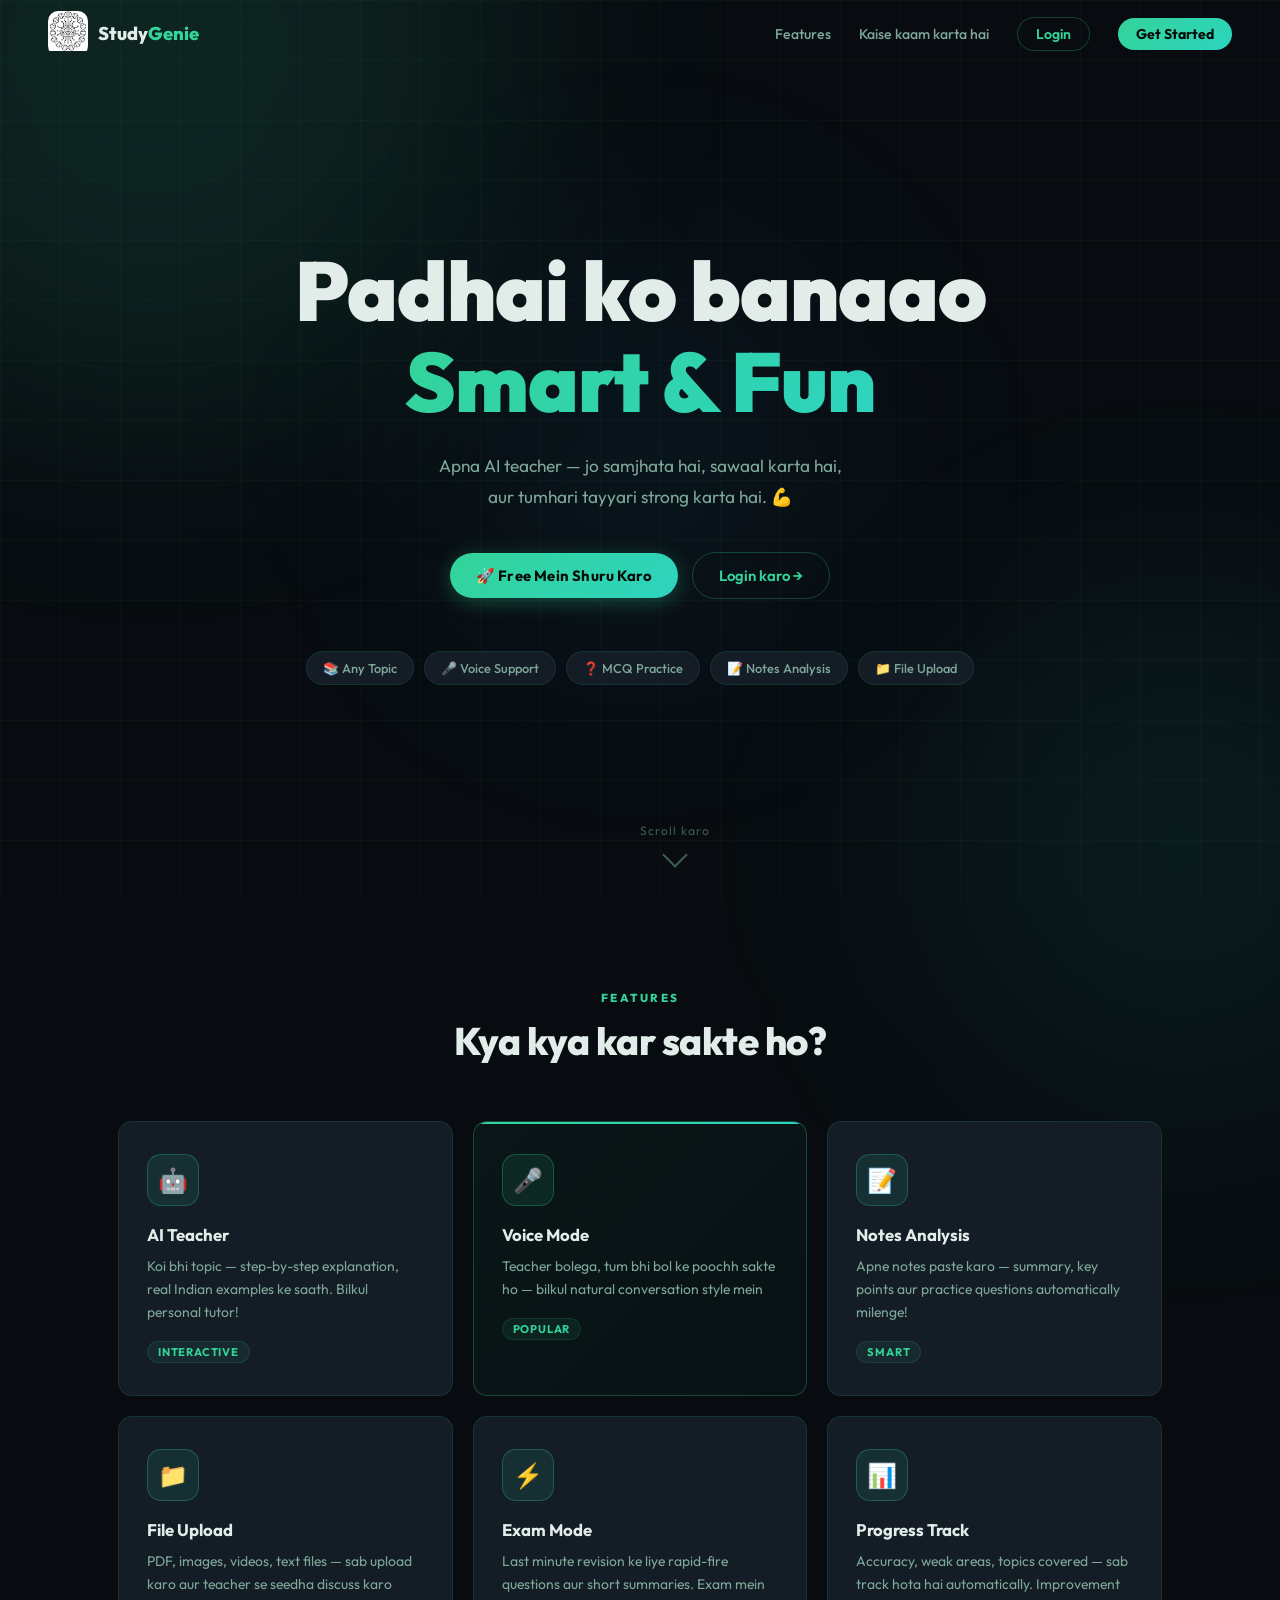
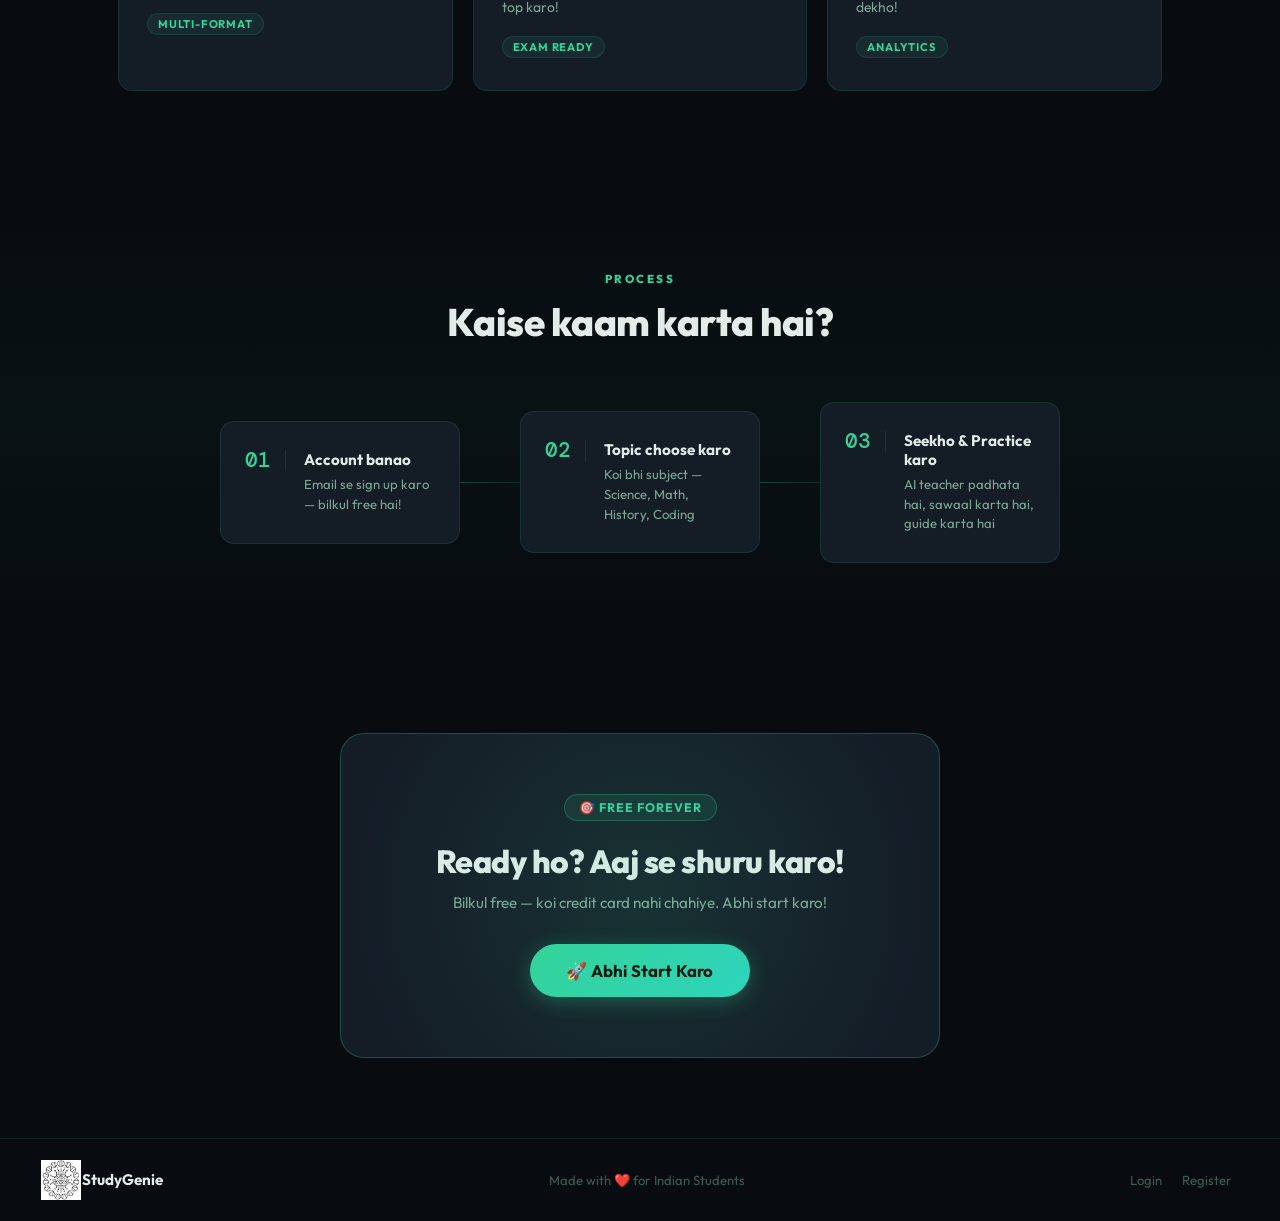
<file: studygenie/static/index.html>
<!DOCTYPE html>
<html lang="en">
<head>
  <meta charset="UTF-8"/>
  <meta name="viewport" content="width=device-width, initial-scale=1.0"/>
  <title>StudyGenie — Your AI Teacher</title>
  <link rel="preconnect" href="https://fonts.googleapis.com"/>
  <link rel="preconnect" href="https://fonts.gstatic.com" crossorigin/>
  <link href="https://fonts.googleapis.com/css2?family=Outfit:wght@300;400;500;600;700;800;900&family=DM+Mono:ital,wght@0,400;0,500;1,400&display=swap" rel="stylesheet"/>
  <link rel="stylesheet" href="css/theme.css"/>
  <link rel="stylesheet" href="css/home.css"/>
  <style>.logo {
  border-radius: 10px;
  overflow: hidden;
}</style>
</head>
<body>

  <div class="bg-grid"></div>
  <div class="bg-glow glow-1"></div>
  <div class="bg-glow glow-2"></div>
  <div class="bg-glow glow-3"></div>

  <!-- NAV -->
  <nav class="navbar" id="navbar">
    <div class="nav-logo">
      <div class="logo"><img src="./logo.png" alt="StudyGenie Logo" width="40px" height="40px"></div>
      <span>Study<em>Genie</em></span>
    </div>
    <button class="nav-hamburger" id="hamburger" onclick="toggleMobileMenu()" aria-label="Menu">
      <span></span><span></span><span></span>
    </button>
    <div class="nav-links" id="navLinks">
      <a href="#features">Features</a>
      <a href="#how">Kaise kaam karta hai</a>
      <a href="pages/login.html" class="nav-btn-ghost">Login</a>
      <a href="pages/register.html" class="nav-btn-solid">Get Started</a>
    </div>
  </nav>

  <!-- HERO -->
  <section class="hero">
    <h1 class="hero-title">
      Padhai ko banaao<br/>
      <span class="gradient-text">Smart &amp; Fun</span>
    </h1>
    <p class="hero-sub">
      Apna AI teacher — jo samjhata hai, sawaal karta hai,<br/>
      aur tumhari tayyari strong karta hai. 💪
    </p>
    <div class="hero-btns">
      <a href="pages/register.html" class="btn-primary">🚀 Free Mein Shuru Karo</a>
      <a href="pages/login.html" class="btn-ghost">Login karo →</a>
    </div>
    <div class="hero-stats">
      <div class="stat-pill">📚 Any Topic</div>
      <div class="stat-pill">🎤 Voice Support</div>
      <div class="stat-pill">❓ MCQ Practice</div>
      <div class="stat-pill">📝 Notes Analysis</div>
      <div class="stat-pill">📁 File Upload</div>
    </div>
    <div class="hero-scroll-hint">
      <span>Scroll karo</span>
      <div class="scroll-arrow"></div>
    </div>
  </section>

  <!-- FEATURES -->
  <section class="features" id="features">
    <div class="section-label">Features</div>
    <h2 class="section-title">Kya kya kar sakte ho?</h2>
    <div class="features-grid">
      <div class="feature-card">
        <div class="feature-icon-wrap">
          <div class="feature-icon">🤖</div>
        </div>
        <h3>AI Teacher</h3>
        <p>Koi bhi topic — step-by-step explanation, real Indian examples ke saath. Bilkul personal tutor!</p>
        <div class="feature-tag">Interactive</div>
      </div>
      <div class="feature-card featured">
        <div class="featured-glow"></div>
        <div class="feature-icon-wrap">
          <div class="feature-icon">🎤</div>
        </div>
        <h3>Voice Mode</h3>
        <p>Teacher bolega, tum bhi bol ke poochh sakte ho — bilkul natural conversation style mein</p>
        <div class="feature-tag">Popular</div>
      </div>
      <div class="feature-card">
        <div class="feature-icon-wrap">
          <div class="feature-icon">📝</div>
        </div>
        <h3>Notes Analysis</h3>
        <p>Apne notes paste karo — summary, key points aur practice questions automatically milenge!</p>
        <div class="feature-tag">Smart</div>
      </div>
      <div class="feature-card">
        <div class="feature-icon-wrap">
          <div class="feature-icon">📁</div>
        </div>
        <h3>File Upload</h3>
        <p>PDF, images, videos, text files — sab upload karo aur teacher se seedha discuss karo</p>
        <div class="feature-tag">Multi-format</div>
      </div>
      <div class="feature-card">
        <div class="feature-icon-wrap">
          <div class="feature-icon">⚡</div>
        </div>
        <h3>Exam Mode</h3>
        <p>Last minute revision ke liye rapid-fire questions aur short summaries. Exam mein top karo!</p>
        <div class="feature-tag">Exam Ready</div>
      </div>
      <div class="feature-card">
        <div class="feature-icon-wrap">
          <div class="feature-icon">📊</div>
        </div>
        <h3>Progress Track</h3>
        <p>Accuracy, weak areas, topics covered — sab track hota hai automatically. Improvement dekho!</p>
        <div class="feature-tag">Analytics</div>
      </div>
    </div>
  </section>

  <!-- HOW IT WORKS -->
  <section class="how-section" id="how">
    <div class="section-label">Process</div>
    <h2 class="section-title">Kaise kaam karta hai?</h2>
    <div class="steps">
      <div class="step">
        <div class="step-num">01</div>
        <div class="step-body">
          <h3>Account banao</h3>
          <p>Email se sign up karo — bilkul free hai!</p>
        </div>
      </div>
      <div class="step-line"></div>
      <div class="step">
        <div class="step-num">02</div>
        <div class="step-body">
          <h3>Topic choose karo</h3>
          <p>Koi bhi subject — Science, Math, History, Coding</p>
        </div>
      </div>
      <div class="step-line"></div>
      <div class="step">
        <div class="step-num">03</div>
        <div class="step-body">
          <h3>Seekho &amp; Practice karo</h3>
          <p>AI teacher padhata hai, sawaal karta hai, guide karta hai</p>
        </div>
      </div>
    </div>
  </section>

  <!-- CTA -->
  <section class="cta-section">
    <div class="cta-inner">
      <div class="cta-glow"></div>
      <div class="cta-badge">🎯 Free Forever</div>
      <h2>Ready ho? Aaj se shuru karo!</h2>
      <p>Bilkul free — koi credit card nahi chahiye. Abhi start karo!</p>
      <a href="pages/register.html" class="btn-primary btn-large">🚀 Abhi Start Karo</a>
    </div>
  </section>

  <!-- FOOTER -->
  <footer class="footer">
    <div class="footer-content">
      <div class="footer-logo">
        <div class="logo-mark sm"><img src="./logo.png" alt="StudyGenie Logo" width="40px" height="40px"></div>
        <span> StudyGenie</span>
      </div>
      <p>Made with ❤️ for Indian Students</p>
      <div class="footer-links">
        <a href="pages/login.html">Login</a>
        <a href="pages/register.html">Register</a>
      </div>
    </div>
  </footer>

  <script>
    // Navbar scroll effect
    window.addEventListener('scroll', () => {
      document.getElementById('navbar').classList.toggle('scrolled', window.scrollY > 40);
    });
    // Mobile menu
    function toggleMobileMenu() {
      const links = document.getElementById('navLinks');
      const btn = document.getElementById('hamburger');
      links.classList.toggle('open');
      btn.classList.toggle('active');
    }
    // Fade in on scroll
    const observer = new IntersectionObserver((entries) => {
      entries.forEach(e => { if(e.isIntersecting) { e.target.classList.add('visible'); } });
    }, { threshold: 0.1 });
    document.querySelectorAll('.feature-card, .step').forEach(el => observer.observe(el));
  </script>
</body>
</html>
</file>
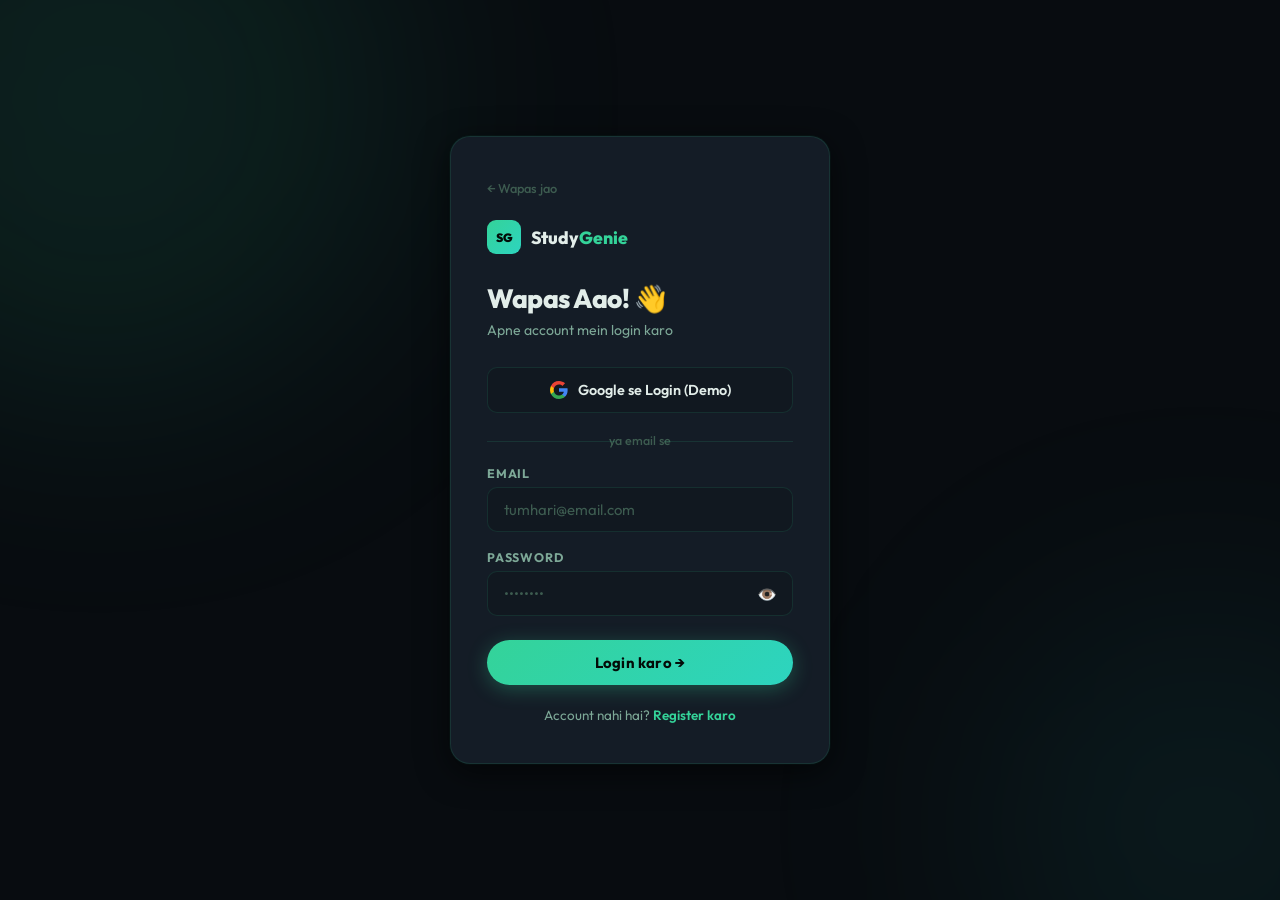
<file: studygenie/static/pages/admin.html>
<!DOCTYPE html>
<html lang="en">
<head>
  <meta charset="UTF-8"/><meta name="viewport" content="width=device-width, initial-scale=1.0"/>
  <title>Admin Panel — StudyGenie</title>
  <link rel="preconnect" href="https://fonts.googleapis.com"/>
  <link href="https://fonts.googleapis.com/css2?family=Outfit:wght@400;500;600;700;800;900&family=DM+Mono:wght@400;500&display=swap" rel="stylesheet"/>
  <link rel="stylesheet" href="../css/theme.css"/>
  <link rel="stylesheet" href="../css/admin.css"/>
</head>
<body>
  <div class="bg-glow glow-1"></div>

  <aside class="admin-sidebar">
    <div class="admin-logo">
      <div class="logo-mark">SG</div>
      Study<em>Genie</em>
    </div>
    <nav class="admin-nav">
      <button class="nav-item active" onclick="showTab('dashboard',this)">📊 Dashboard</button>
      <button class="nav-item" onclick="showTab('users',this)">👥 Users</button>
      <button class="nav-item" onclick="showTab('files',this)">📁 Files</button>
      <button class="nav-item" onclick="showTab('sessions',this)">💬 Sessions</button>
    </nav>
    <button class="logout-btn" onclick="logout()">🚪 Logout</button>
  </aside>

  <main class="admin-main">
    <header class="admin-header">
      <h1 id="pageTitle">Dashboard</h1>
      <div class="admin-user"><span>👑</span><span id="adminName">Admin</span></div>
    </header>

    <!-- DASHBOARD -->
    <div id="tab-dashboard" class="tab-content">
      <div class="stats-grid">
        <div class="stat-card"><div class="stat-icon">👥</div><div class="stat-num" id="totalUsers">—</div><div class="stat-lbl">Total Users</div></div>
        <div class="stat-card"><div class="stat-icon">📁</div><div class="stat-num" id="totalFiles">—</div><div class="stat-lbl">Files Uploaded</div></div>
        <div class="stat-card"><div class="stat-icon">💬</div><div class="stat-num" id="totalSessions">—</div><div class="stat-lbl">Sessions</div></div>
        <div class="stat-card"><div class="stat-icon">✅</div><div class="stat-num" id="totalMessages">—</div><div class="stat-lbl">Messages</div></div>
      </div>
      <div class="section-card">
        <h2>👥 Recent Users</h2>
        <table class="admin-table" id="recentUsersTable">
          <thead><tr><th>Name</th><th>Email</th><th>Role</th><th>Joined</th><th>Action</th></tr></thead>
          <tbody><tr><td colspan="5" style="text-align:center;padding:24px;color:var(--text3)">Loading...</td></tr></tbody>
        </table>
      </div>
    </div>

    <!-- USERS -->
    <div id="tab-users" class="tab-content hidden">
      <div class="tab-header">
        <h2>All Users</h2>
        <button class="btn-primary" onclick="document.getElementById('addUserForm').classList.toggle('hidden')">+ Add User</button>
      </div>
      <div id="addUserForm" class="form-card hidden">
        <h3>Naya User Banao</h3>
        <div class="form-row">
          <div class="form-group"><label class="form-label">Name</label><input id="newName" class="input-field" placeholder="Full name"/></div>
          <div class="form-group"><label class="form-label">Email</label><input id="newEmail" class="input-field" type="email" placeholder="email@example.com"/></div>
          <div class="form-group"><label class="form-label">Password</label><input id="newPass" class="input-field" type="password" placeholder="Password"/></div>
          <div class="form-group"><label class="form-label">Role</label>
            <select id="newRole" class="input-field">
              <option value="student">Student</option>
              <option value="admin">Admin</option>
            </select>
          </div>
        </div>
        <button class="btn-primary" onclick="addUser()">✓ User Banao</button>
      </div>
      <div class="section-card" style="padding:0;overflow:hidden">
        <table class="admin-table" id="usersTable">
          <thead><tr><th>ID</th><th>Name</th><th>Email</th><th>Role</th><th>Joined</th><th>Actions</th></tr></thead>
          <tbody><tr><td colspan="6" style="text-align:center;padding:24px;color:var(--text3)">Loading...</td></tr></tbody>
        </table>
      </div>
    </div>

    <!-- FILES -->
    <div id="tab-files" class="tab-content hidden">
      <div class="tab-header"><h2>All Files</h2></div>
      <div class="section-card" style="padding:0;overflow:hidden">
        <table class="admin-table" id="filesTable">
          <thead><tr><th>File Name</th><th>Type</th><th>Size</th><th>User</th><th>Date</th><th>Action</th></tr></thead>
          <tbody><tr><td colspan="6" style="text-align:center;padding:24px;color:var(--text3)">Loading...</td></tr></tbody>
        </table>
      </div>
    </div>

    <!-- SESSIONS -->
    <div id="tab-sessions" class="tab-content hidden">
      <div class="tab-header"><h2>Study Sessions</h2></div>
      <div class="section-card" style="padding:0;overflow:hidden">
        <table class="admin-table" id="sessionsTable">
          <thead><tr><th>User</th><th>Topic</th><th>Questions</th><th>Correct</th><th>Date</th></tr></thead>
          <tbody><tr><td colspan="5" style="text-align:center;padding:24px;color:var(--text3)">Loading...</td></tr></tbody>
        </table>
      </div>
    </div>
  </main>

  <script>
    const API = 'http://localhost:5000/api';
    const user = JSON.parse(localStorage.getItem('srt_user') || '{}');
    if (!user.id || user.role !== 'admin') window.location.href = 'login.html';
    document.getElementById('adminName').textContent = user.name || user.email;

    function logout() { localStorage.removeItem('srt_user'); window.location.href = 'login.html'; }

    async function apiFetch(url) {
      const res = await fetch(API + url);
      return res.json();
    }
    async function apiPost(url, body) {
      const res = await fetch(API + url, { method: 'POST', headers: {'Content-Type':'application/json'}, body: JSON.stringify(body) });
      return res.json();
    }
    async function apiDelete(url) { await fetch(API + url, { method: 'DELETE' }); }
    async function apiPut(url, body) {
      const res = await fetch(API + url, { method: 'PUT', headers: {'Content-Type':'application/json'}, body: JSON.stringify(body) });
      return res.json();
    }

    function formatSize(b) {
      if (!b) return 'N/A';
      if (b < 1024) return b + ' B';
      if (b < 1048576) return (b/1024).toFixed(1) + ' KB';
      return (b/1048576).toFixed(1) + ' MB';
    }

    function showTab(tab, btn) {
      document.querySelectorAll('.tab-content').forEach(t => t.classList.add('hidden'));
      document.querySelectorAll('.nav-item').forEach(b => b.classList.remove('active'));
      document.getElementById('tab-' + tab).classList.remove('hidden');
      if (btn) btn.classList.add('active');
      const titles = { dashboard: 'Dashboard', users: 'Users', files: 'Files', sessions: 'Sessions' };
      document.getElementById('pageTitle').textContent = titles[tab];
      if (tab === 'dashboard') loadDashboard();
      else if (tab === 'users') loadUsers();
      else if (tab === 'files') loadFiles();
      else if (tab === 'sessions') loadSessions();
    }

    async function loadDashboard() {
      try {
        const stats = await apiFetch('/admin/stats');
        document.getElementById('totalUsers').textContent = stats.users ?? '—';
        document.getElementById('totalFiles').textContent = stats.files ?? '—';
        document.getElementById('totalSessions').textContent = stats.sessions ?? '—';
        document.getElementById('totalMessages').textContent = stats.messages ?? '—';

        const users = await apiFetch('/admin/users');
        const recent = users.slice(0, 5);
        const tbody = document.querySelector('#recentUsersTable tbody');
        tbody.innerHTML = recent.length ? recent.map(u => `
          <tr>
            <td><strong>${u.name}</strong></td>
            <td style="color:var(--text3)">${u.email}</td>
            <td><span class="role-badge ${u.role}">${u.role}</span></td>
            <td style="color:var(--text3)">${(u.created_at||'').slice(0,10) || 'N/A'}</td>
            <td><button class="action-btn danger" onclick="deleteUser(${u.id})">🗑️</button></td>
          </tr>`).join('')
          : '<tr><td colspan="5" style="text-align:center;color:var(--text3);padding:24px">No users yet</td></tr>';
      } catch(e) {
        document.querySelector('#recentUsersTable tbody').innerHTML =
          '<tr><td colspan="5" style="color:var(--rose);padding:16px">⚠️ Backend se connect nahi hua! python server.py chala rahe ho?</td></tr>';
      }
    }

    async function loadUsers() {
      try {
        const users = await apiFetch('/admin/users');
        const tbody = document.querySelector('#usersTable tbody');
        tbody.innerHTML = users.length ? users.map(u => `
          <tr>
            <td style="color:var(--text3);font-size:0.75rem">#${u.id}</td>
            <td><strong>${u.name}</strong></td>
            <td style="color:var(--text3)">${u.email}</td>
            <td><span class="role-badge ${u.role}">${u.role}</span></td>
            <td style="color:var(--text3)">${(u.created_at||'').slice(0,10) || 'N/A'}</td>
            <td>
              <button class="action-btn" onclick="toggleRole(${u.id})">🔄 Role</button>
              <button class="action-btn danger" onclick="deleteUser(${u.id})">🗑️ Delete</button>
            </td>
          </tr>`).join('')
          : '<tr><td colspan="6" style="text-align:center;color:var(--text3);padding:24px">No users</td></tr>';
      } catch(e) {
        document.querySelector('#usersTable tbody').innerHTML =
          '<tr><td colspan="6" style="color:var(--rose);padding:16px">⚠️ Server error</td></tr>';
      }
    }

    async function loadFiles() {
      try {
        const files = await apiFetch('/admin/files');
        const tbody = document.querySelector('#filesTable tbody');
        tbody.innerHTML = files.length ? files.map(f => `
          <tr>
            <td><strong>${f.original_name}</strong></td>
            <td><span class="type-badge">${f.file_category || f.file_type || 'file'}</span></td>
            <td style="color:var(--text3)">${formatSize(f.file_size)}</td>
            <td style="color:var(--text3)">${f.user_name || 'Unknown'}</td>
            <td style="color:var(--text3)">${(f.uploaded_at||'').slice(0,10) || 'N/A'}</td>
            <td><button class="action-btn danger" onclick="deleteFile(${f.id})">🗑️ Delete</button></td>
          </tr>`).join('')
          : '<tr><td colspan="6" style="text-align:center;color:var(--text3);padding:24px">No files uploaded</td></tr>';
      } catch(e) {
        document.querySelector('#filesTable tbody').innerHTML =
          '<tr><td colspan="6" style="color:var(--rose);padding:16px">⚠️ Server error</td></tr>';
      }
    }

    async function loadSessions() {
      try {
        const sessions = await apiFetch('/admin/sessions');
        const tbody = document.querySelector('#sessionsTable tbody');
        tbody.innerHTML = sessions.length ? sessions.map(s => {
          const acc = s.questions_asked > 0
            ? Math.round(s.correct_answers / s.questions_asked * 100) + '%' : '—';
          return `<tr>
            <td><strong>${s.user_name || 'Unknown'}</strong></td>
            <td>${s.topic || 'General'}</td>
            <td style="text-align:center">${s.questions_asked || 0}</td>
            <td style="text-align:center;color:var(--green)">${s.correct_answers || 0} <small style="color:var(--text3)">(${acc})</small></td>
            <td style="color:var(--text3)">${(s.started_at||'').slice(0,10) || 'N/A'}</td>
          </tr>`;
        }).join('')
          : '<tr><td colspan="5" style="text-align:center;color:var(--text3);padding:24px">No sessions yet</td></tr>';
      } catch(e) {
        document.querySelector('#sessionsTable tbody').innerHTML =
          '<tr><td colspan="5" style="color:var(--rose);padding:16px">⚠️ Server error</td></tr>';
      }
    }

    async function deleteUser(id) {
      if (!confirm('Is user ko delete karna chahte ho?')) return;
      await apiDelete(`/admin/users/${id}`);
      loadDashboard(); loadUsers();
    }
    async function deleteFile(id) {
      if (!confirm('Is file ko delete karna chahte ho?')) return;
      await apiDelete(`/files/${id}`);
      loadFiles();
    }
    async function toggleRole(id) {
      await apiPut(`/admin/users/${id}/role`, {});
      loadUsers();
    }
    async function addUser() {
      const name = document.getElementById('newName').value.trim();
      const email = document.getElementById('newEmail').value.trim();
      const pass = document.getElementById('newPass').value.trim();
      const role = document.getElementById('newRole').value;
      if (!name || !email || !pass) { alert('Sab fields bharo!'); return; }
      const data = await apiPost('/register', { name, email, password: pass, role });
      if (data.error) { alert(data.error); return; }
      document.getElementById('addUserForm').classList.add('hidden');
      document.getElementById('newName').value = '';
      document.getElementById('newEmail').value = '';
      document.getElementById('newPass').value = '';
      loadUsers(); loadDashboard();
    }

    // Initialize
    loadDashboard();
  </script>
</body>
</html>
</file>
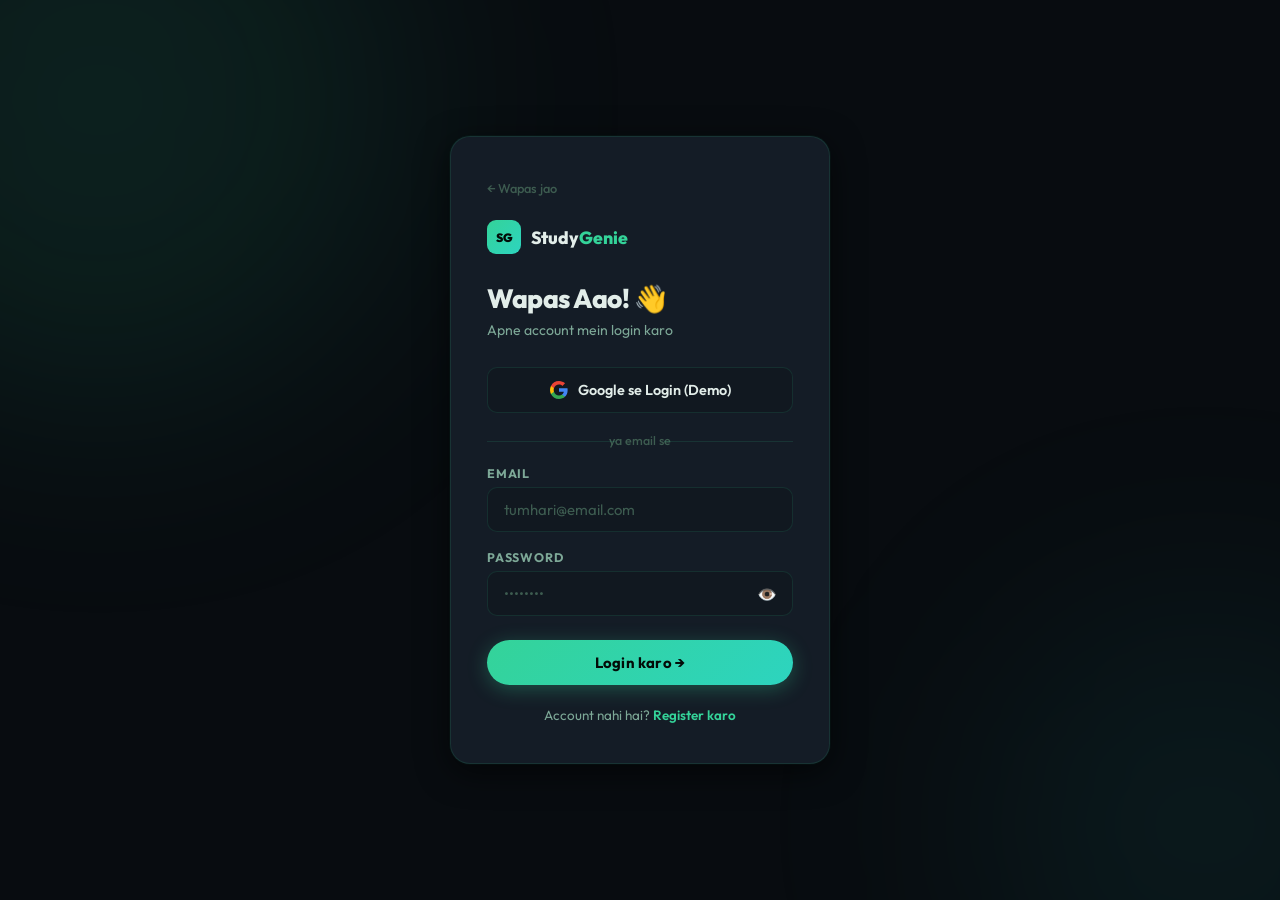
<file: studygenie/static/pages/app.html>
<!DOCTYPE html>
<html lang="en">
<head>
  <meta charset="UTF-8"/>
  <meta name="viewport" content="width=device-width, initial-scale=1.0"/>
  <title>StudyGenie — Learn</title>
  <link rel="preconnect" href="https://fonts.googleapis.com"/>
  <link href="https://fonts.googleapis.com/css2?family=Outfit:wght@400;500;600;700;800;900&family=DM+Mono:wght@400;500&display=swap" rel="stylesheet"/>
  <link rel="stylesheet" href="../css/theme.css"/>
  <link rel="stylesheet" href="../css/app.css"/>
</head>
<body>

  <!-- HEADER -->
  <header class="app-header">
    <a href="../index.html" class="header-logo">
      <div class="logo-mark">SG</div>
      Study<em>Genie</em>
    </a>
    <div class="header-modes">
      <button class="mode-btn active" data-mode="chat" onclick="setMode('chat')">💬 Chat</button>
      <button class="mode-btn" data-mode="revision" onclick="setMode('revision')">⚡ Exam</button>
      <button class="mode-btn" data-mode="notes" onclick="setMode('notes')">📝 Notes</button>
      <button class="mode-btn" data-mode="files" onclick="setMode('files')">📁 Files</button>
    </div>
    <div class="header-right">
      <select id="langSelect" onchange="setLanguage(this.value)" class="lang-select">
        <option value="hinglish">🇮🇳 Hinglish</option>
        <option value="hindi">हिंदी</option>
        <option value="english">🇬🇧 English</option>
      </select>
      <div class="user-pill" id="userPill">
        <span id="userAvatar">👤</span>
        <span id="userName">User</span>
      </div>
      <button class="logout-btn" onclick="logout()">Logout</button>
    </div>
  </header>

  <main class="app-layout">

    <!-- SIDEBAR -->
    <aside class="sidebar">
      <div class="sidebar-sec">
        <h3>📌 Quick Topics</h3>
        <div class="chips">
          <button class="chip" onclick="quickTopic('Photosynthesis')">Photosynthesis</button>
          <button class="chip" onclick="quickTopic('Newton Laws')">Newton Laws</button>
          <button class="chip" onclick="quickTopic('Trigonometry')">Trigonometry</button>
          <button class="chip" onclick="quickTopic('Indian History')">Indian History</button>
          <button class="chip" onclick="quickTopic('Chemical Bonding')">Chemical Bonding</button>
          <button class="chip" onclick="quickTopic('Python Basics')">Python Basics</button>
          <button class="chip" onclick="quickTopic('Economics GDP')">Economics GDP</button>
          <button class="chip" onclick="quickTopic('Cell Division')">Cell Division</button>
        </div>
      </div>

      <div class="sidebar-sec">
        <h3>📊 Progress</h3>
        <div class="stats">
          <div class="stat-row"><span>Questions</span><span id="statQ">0</span></div>
          <div class="stat-row"><span>Correct</span><span id="statC" class="green">0</span></div>
          <div class="stat-row"><span>Topics</span><span id="statT" class="purple">0</span></div>
        </div>
        <div class="acc-bar-wrap">
          <div class="acc-label"><span>Accuracy</span><span id="accPct">0%</span></div>
          <div class="acc-track"><div id="accFill" class="acc-fill" style="width:0%"></div></div>
        </div>
      </div>

      <div class="sidebar-sec">
        <h3>⚠️ Weak Areas</h3>
        <div id="weakAreas"><span class="muted-text">Start learning to see weak areas!</span></div>
      </div>

      <div class="sidebar-sec">
        <h3>📁 My Files</h3>
        <div id="sidebarFiles"><span class="muted-text">No files yet</span></div>
      </div>

      <div class="sidebar-sec">
        <h3>🕐 Chat History <button class="history-refresh-btn" onclick="loadChatHistory()" title="Refresh">↻</button></h3>
        <div id="chatHistoryList"><span class="muted-text">Loading...</span></div>
      </div>
    </aside>

    <!-- MAIN CONTENT -->
    <section class="chat-section">

      <!-- NOTES PANEL -->
      <div id="notesPanel" class="panel hidden">
        <h2>📝 Notes Analyze Karo</h2>
        <p>Apne notes paste karo — summary, key points aur questions milenge!</p>
        <textarea id="notesInput" placeholder="Yahan notes paste karo..."></textarea>
        <button class="btn-primary" style="margin-top:12px" onclick="analyzeNotes()">🔍 Analyze Karo</button>
      </div>

      <!-- FILES PANEL -->
      <div id="filesPanel" class="panel hidden">
        <h2>📁 File Upload Karo</h2>
        <p>PDF, Images, Videos, Text — koi bhi file upload karo aur teacher se discuss karo!</p>
        <div class="upload-zone" id="uploadZone"
          ondragover="event.preventDefault(); this.classList.add('drag-over')"
          ondragleave="this.classList.remove('drag-over')"
          ondrop="handleDrop(event)"
          onclick="document.getElementById('fileInput').click()">
          <div class="upload-icon">☁️</div>
          <p>Files yahan drag karo ya click karo</p>
          <span class="upload-hint">PDF, JPG, PNG, MP4, TXT — Max 50MB</span>
          <input type="file" id="fileInput" multiple
            accept=".pdf,.jpg,.jpeg,.png,.gif,.mp4,.mov,.txt,.doc,.docx"
            onchange="handleFiles(this.files)" style="display:none"
            onclick="event.stopPropagation()"/>
          <button class="btn-ghost" style="pointer-events:none">📂 Browse Files</button>
        </div>
        <div id="uploadedFiles" class="uploaded-list"></div>
      </div>

      <!-- CHAT MESSAGES -->
      <div class="chat-messages" id="chatMessages"></div>

      <!-- TYPING -->
      <div id="typingIndicator" class="typing hidden">
        <div class="typing-dots"><span></span><span></span><span></span></div>
        <span class="typing-txt">Teacher soch raha hai...</span>
      </div>

      <!-- INPUT AREA -->
      <div class="input-area">
        <!-- File preview strip -->
        <div id="attachPreview" class="attach-preview hidden"></div>

        <div class="input-row">
          <button class="attach-btn" title="File attach karo" onclick="document.getElementById('quickFileInput').click()">
            📎
            <input type="file" id="quickFileInput" multiple
              accept=".pdf,.jpg,.jpeg,.png,.gif,.mp4,.txt"
              onchange="quickAttach(this.files)" style="display:none"/>
          </button>
          <input type="text" id="userInput"
            placeholder="Koi bhi topic poochho ya jawab likho..."
            onkeydown="handleKey(event)"/>
          <button class="send-btn" id="sendBtn" onclick="sendMessage()" title="Bhejo">
            <svg width="16" height="16" viewBox="0 0 24 24" fill="none" stroke="currentColor" stroke-width="2.5">
              <line x1="22" y1="2" x2="11" y2="13"/><polygon points="22 2 15 22 11 13 2 9 22 2"/>
            </svg>
          </button>
        </div>

        <div class="quick-row">
          <button class="quick-btn" onclick="quickAction('revision')">⚡ Revision</button>
          <button class="quick-btn" onclick="quickAction('mcq')">❓ MCQ</button>
          <button class="quick-btn" onclick="quickAction('explain')">💡 Simplify</button>
          <button class="quick-btn" onclick="quickAction('example')">🌍 Example</button>
          <div class="voice-btns">
            <!-- Voice ON/OFF toggle -->
            <button class="voice-btn" id="voiceOnOffBtn" onclick="toggleVoice()" title="Auto speak on/off">🔇 Voice</button>
            <!-- Mic button for STT -->
            <button class="voice-btn" id="micBtn" onclick="toggleMic()" title="Bolo aur poochho">🎤 Bolo</button>
            <!-- Stop speaking -->
            <button class="voice-btn" id="stopSpeakBtn" onclick="stopSpeaking()" title="Bolna band karo" style="display:none">⏹️ Stop</button>
          </div>
        </div>
      </div>

    </section>
  </main>

  <!-- HISTORY MODAL -->
  <div id="historyModal" class="history-modal hidden">
    <div class="history-modal-box">
      <div class="history-modal-header">
        <h2 id="historyModalTitle">📖 Session History</h2>
        <button class="history-close-btn" onclick="closeHistoryModal()">✕</button>
      </div>
      <div class="history-modal-meta" id="historyModalMeta"></div>
      <div class="history-modal-messages" id="historyModalMessages">
        <div style="text-align:center;padding:40px;color:var(--text3)">Loading...</div>
      </div>
      <div class="history-modal-footer">
        <button class="btn-ghost" onclick="closeHistoryModal()">Wapas jao</button>
        <button class="btn-primary" onclick="resumeSession()">🔄 Continue karo</button>
      </div>
    </div>
  </div>

  <script src="../js/app.js"></script>
</body>
</html>
</file>
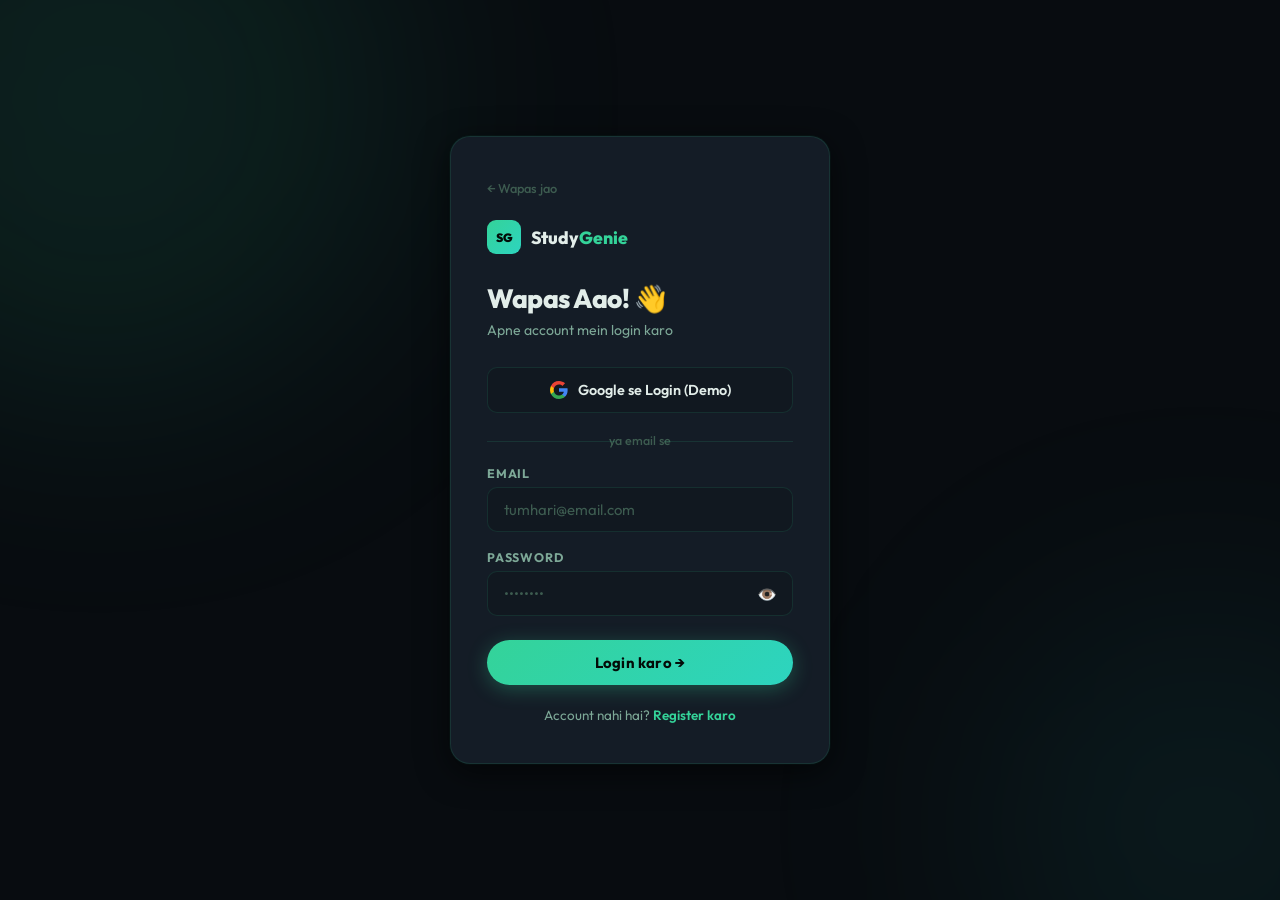
<file: studygenie/static/pages/login.html>
<!DOCTYPE html>
<html lang="en">
<head>
  <meta charset="UTF-8"/><meta name="viewport" content="width=device-width, initial-scale=1.0"/>
  <title>Login — StudyGenie</title>
  <link rel="preconnect" href="https://fonts.googleapis.com"/>
  <link href="https://fonts.googleapis.com/css2?family=Outfit:wght@400;500;600;700;800;900&family=DM+Mono:wght@400;500&display=swap" rel="stylesheet"/>
  <link rel="stylesheet" href="../css/theme.css"/>
  <link rel="stylesheet" href="../css/auth.css"/>
</head>
<body>
  <div class="bg-glow glow-1"></div>
  <div class="bg-glow glow-2"></div>
  <div class="auth-wrapper">
    <div class="auth-card">
      <a href="../index.html" class="back-link">← Wapas jao</a>
      <div class="auth-logo">
        <div class="logo-mark">SG</div>
        <span>Study<em>Genie</em></span>
      </div>
      <h1 class="auth-title">Wapas Aao! 👋</h1>
      <p class="auth-sub">Apne account mein login karo</p>
      <div id="alertBox" class="alert hidden"></div>

      <button class="google-btn" onclick="loginWithGoogle()">
        <svg width="18" height="18" viewBox="0 0 18 18">
          <path fill="#4285F4" d="M17.64 9.2c0-.637-.057-1.251-.164-1.84H9v3.481h4.844c-.209 1.125-.843 2.078-1.796 2.717v2.258h2.908c1.702-1.567 2.684-3.874 2.684-6.615z"/>
          <path fill="#34A853" d="M9 18c2.43 0 4.467-.806 5.956-2.18l-2.908-2.259c-.806.54-1.837.86-3.048.86-2.344 0-4.328-1.584-5.036-3.711H.957v2.332A8.997 8.997 0 0 0 9 18z"/>
          <path fill="#FBBC05" d="M3.964 10.71A5.41 5.41 0 0 1 3.682 9c0-.593.102-1.17.282-1.71V4.958H.957A8.996 8.996 0 0 0 0 9c0 1.452.348 2.827.957 4.042l3.007-2.332z"/>
          <path fill="#EA4335" d="M9 3.58c1.321 0 2.508.454 3.44 1.345l2.582-2.58C13.463.891 11.426 0 9 0A8.997 8.997 0 0 0 .957 4.958L3.964 7.29C4.672 5.163 6.656 3.58 9 3.58z"/>
        </svg>
        Google se Login (Demo)
      </button>
      <div class="divider"><span>ya email se</span></div>

      <div class="form-group">
        <label class="form-label">Email</label>
        <input type="email" id="loginEmail" class="input-field" placeholder="tumhari@email.com" autocomplete="email"/>
      </div>
      <div class="form-group">
        <label class="form-label">Password</label>
        <div class="pass-wrap">
          <input type="password" id="loginPass" class="input-field" placeholder="••••••••" autocomplete="current-password"/>
          <button class="pass-eye" type="button" onclick="togglePass('loginPass', this)" aria-label="Password dikhao">👁️</button>
        </div>
      </div>

      <button class="btn-primary w-full" onclick="loginWithEmail()">Login karo →</button>
      <p class="auth-footer">Account nahi hai? <a href="register.html">Register karo</a></p>
    </div>
  </div>
  <script>
    const API = 'http://localhost:5000/api';
    function showAlert(msg, type = 'error') {
      const b = document.getElementById('alertBox');
      b.className = `alert alert-${type}`;
      b.textContent = msg;
      b.classList.remove('hidden');
    }
    async function loginWithEmail() {
      const email = document.getElementById('loginEmail').value.trim();
      const pass = document.getElementById('loginPass').value.trim();
      if (!email || !pass) { showAlert('Dono fields bharo!'); return; }
      const btn = document.querySelector('.btn-primary.w-full');
      btn.textContent = 'Logging in...'; btn.disabled = true;
      try {
        const res = await fetch(`${API}/login`, {
          method: 'POST',
          headers: { 'Content-Type': 'application/json' },
          body: JSON.stringify({ email, password: pass })
        });
        const data = await res.json();
        if (data.error) { showAlert(data.error); btn.textContent = 'Login karo →'; btn.disabled = false; return; }
        localStorage.setItem('srt_user', JSON.stringify(data));
        showAlert('Login successful! Redirect ho raha hai...', 'success');
        setTimeout(() => window.location.href = data.role === 'admin' ? 'admin.html' : 'app.html', 900);
      } catch(e) {
        showAlert('Server se connect nahi hua! python server.py chala rahe ho?');
        btn.textContent = 'Login karo →'; btn.disabled = false;
      }
    }
    function loginWithGoogle() {
      const u = { id: 999, name: 'Google User', email: 'google@gmail.com', role: 'student' };
      localStorage.setItem('srt_user', JSON.stringify(u));
      showAlert('Google login successful!', 'success');
      setTimeout(() => window.location.href = 'app.html', 800);
    }
    function togglePass(id, btn) {
      const i = document.getElementById(id);
      i.type = i.type === 'password' ? 'text' : 'password';
      btn.textContent = i.type === 'password' ? '👁️' : '🙈';
    }
    document.addEventListener('keydown', e => { if (e.key === 'Enter') loginWithEmail(); });
  </script>
</body>
</html>
</file>
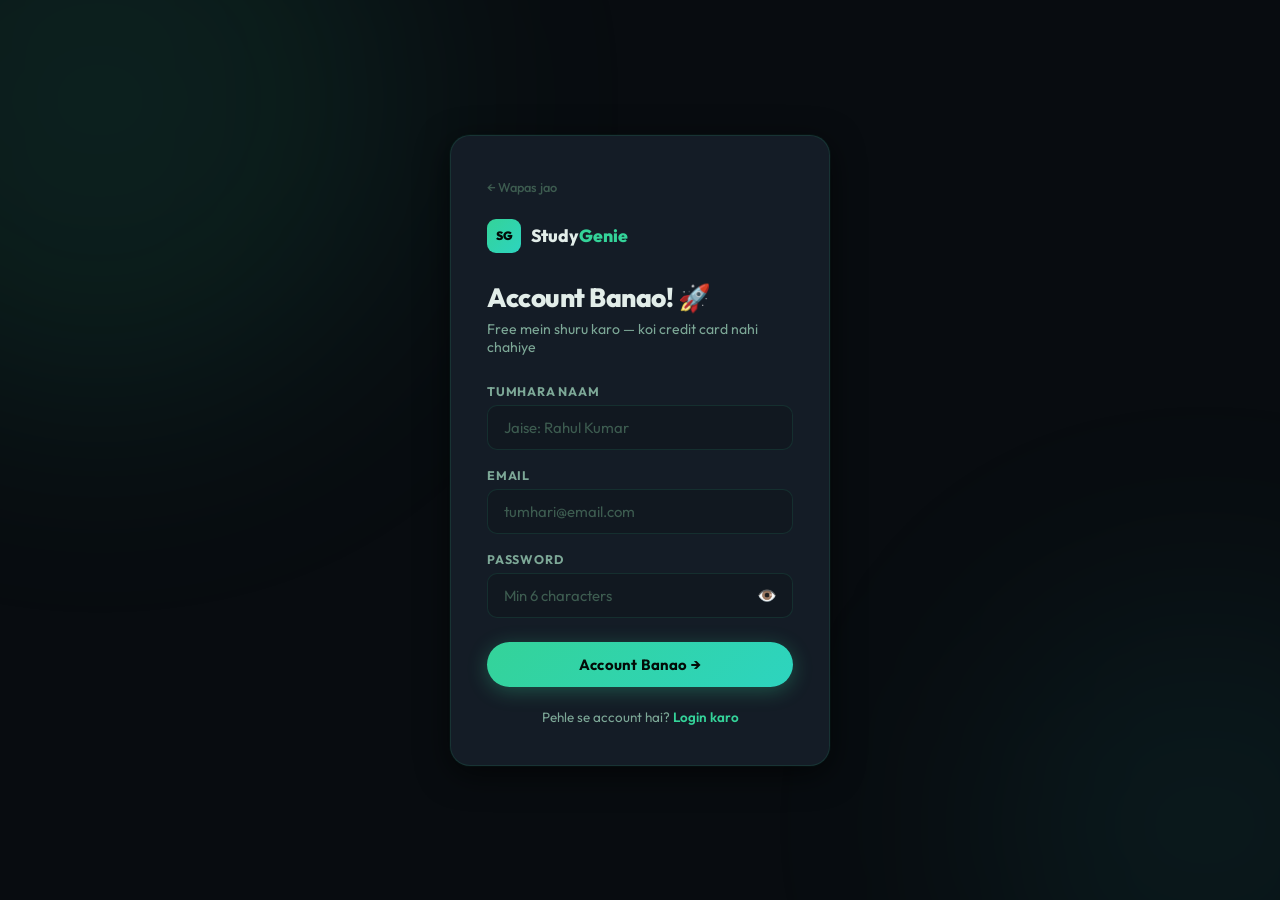
<file: studygenie/static/pages/register.html>
<!DOCTYPE html>
<html lang="en">
<head>
  <meta charset="UTF-8"/><meta name="viewport" content="width=device-width, initial-scale=1.0"/>
  <title>Register — StudyGenie</title>
  <link rel="preconnect" href="https://fonts.googleapis.com"/>
  <link href="https://fonts.googleapis.com/css2?family=Outfit:wght@400;500;600;700;800;900&family=DM+Mono:wght@400;500&display=swap" rel="stylesheet"/>
  <link rel="stylesheet" href="../css/theme.css"/>
  <link rel="stylesheet" href="../css/auth.css"/>
</head>
<body>
  <div class="bg-glow glow-1"></div>
  <div class="bg-glow glow-2"></div>
  <div class="auth-wrapper">
    <div class="auth-card">
      <a href="../index.html" class="back-link">← Wapas jao</a>
      <div class="auth-logo">
        <div class="logo-mark">SG</div>
        <span>Study<em>Genie</em></span>
      </div>
      <h1 class="auth-title">Account Banao! 🚀</h1>
      <p class="auth-sub">Free mein shuru karo — koi credit card nahi chahiye</p>
      <div id="alertBox" class="alert hidden"></div>

      <div class="form-group">
        <label class="form-label">Tumhara Naam</label>
        <input type="text" id="regName" class="input-field" placeholder="Jaise: Rahul Kumar" autocomplete="name"/>
      </div>
      <div class="form-group">
        <label class="form-label">Email</label>
        <input type="email" id="regEmail" class="input-field" placeholder="tumhari@email.com" autocomplete="email"/>
      </div>
      <div class="form-group">
        <label class="form-label">Password</label>
        <div class="pass-wrap">
          <input type="password" id="regPass" class="input-field" placeholder="Min 6 characters" autocomplete="new-password"/>
          <button class="pass-eye" type="button" onclick="togglePass('regPass', this)" aria-label="Password dikhao">👁️</button>
        </div>
      </div>

      <button class="btn-primary w-full" onclick="registerUser()">Account Banao →</button>
      <p class="auth-footer">Pehle se account hai? <a href="login.html">Login karo</a></p>
    </div>
  </div>
  <script>
    const API = 'http://localhost:5000/api';
    function showAlert(msg, type = 'error') {
      const b = document.getElementById('alertBox');
      b.className = `alert alert-${type}`;
      b.textContent = msg;
      b.classList.remove('hidden');
    }
    async function registerUser() {
      const name = document.getElementById('regName').value.trim();
      const email = document.getElementById('regEmail').value.trim();
      const pass = document.getElementById('regPass').value.trim();
      if (!name || !email || !pass) { showAlert('Sab fields bharo!'); return; }
      if (pass.length < 6) { showAlert('Password kam se kam 6 characters ka hona chahiye!'); return; }
      const btn = document.querySelector('.btn-primary.w-full');
      btn.textContent = 'Bana raha hai...'; btn.disabled = true;
      try {
        const res = await fetch(`${API}/register`, {
          method: 'POST',
          headers: { 'Content-Type': 'application/json' },
          body: JSON.stringify({ name, email, password: pass })
        });
        const data = await res.json();
        if (data.error) { showAlert(data.error); btn.textContent = 'Account Banao →'; btn.disabled = false; return; }
        localStorage.setItem('srt_user', JSON.stringify(data));
        showAlert('🎉 Account ban gaya! Welcome to StudyGenie!', 'success');
        setTimeout(() => window.location.href = 'app.html', 1000);
      } catch(e) {
        showAlert('Server se connect nahi hua! python server.py chala rahe ho?');
        btn.textContent = 'Account Banao →'; btn.disabled = false;
      }
    }
    function togglePass(id, btn) {
      const i = document.getElementById(id);
      i.type = i.type === 'password' ? 'text' : 'password';
      btn.textContent = i.type === 'password' ? '👁️' : '🙈';
    }
    document.addEventListener('keydown', e => { if (e.key === 'Enter') registerUser(); });
  </script>
</body>
</html>
</file>
<file: studygenie/static/css/theme.css>
/* ===== STUDYGENIE — DARK EMERALD THEME ===== */

:root {
  --bg: #080c10;
  --bg2: #0c1117;
  --bg3: #111820;
  --surface: #141c26;
  --surface2: #1a2535;
  --surface3: #1f2d40;

  --border: rgba(52, 211, 153, 0.12);
  --border2: rgba(52, 211, 153, 0.28);
  --border3: rgba(52, 211, 153, 0.45);

  --green: #34d399;
  --green-dark: #059669;
  --green-glow: rgba(52, 211, 153, 0.15);
  --teal: #2dd4bf;
  --blue: #38bdf8;
  --amber: #fbbf24;
  --rose: #fb7185;
  --violet: #a78bfa;
  --red: #ef4444;
  --yellow: #f59e0b;

  --text: #e2ede9;
  --text2: #7da897;
  --text3: #3d5c50;

  --gradient: linear-gradient(135deg, #34d399, #2dd4bf);
  --gradient2: linear-gradient(135deg, #059669, #34d399);
  --gradient3: linear-gradient(135deg, #34d399, #38bdf8);
  --glow: 0 0 40px rgba(52, 211, 153, 0.2);
  --shadow: 0 8px 32px rgba(0,0,0,0.6);

  --radius: 14px;
  --radius-sm: 10px;
  --radius-xs: 6px;

  --font: 'Outfit', sans-serif;
  --font-body: 'Outfit', sans-serif;
  --font-mono: 'DM Mono', monospace;
}

*, *::before, *::after { box-sizing: border-box; margin: 0; padding: 0; }
html { scroll-behavior: smooth; }

body {
  font-family: var(--font-body);
  background: var(--bg);
  color: var(--text);
  min-height: 100vh;
  overflow-x: hidden;
  -webkit-font-smoothing: antialiased;
}

::-webkit-scrollbar { width: 5px; }
::-webkit-scrollbar-track { background: var(--bg); }
::-webkit-scrollbar-thumb { background: var(--green-dark); border-radius: 99px; }
::-webkit-scrollbar-thumb:hover { background: var(--green); }

.gradient-text {
  background: var(--gradient);
  -webkit-background-clip: text;
  -webkit-text-fill-color: transparent;
  background-clip: text;
}

.btn-primary {
  display: inline-flex; align-items: center; gap: 8px;
  padding: 13px 26px;
  background: var(--gradient);
  color: #030c08;
  border: none; border-radius: 99px;
  font-family: var(--font); font-size: 0.93rem; font-weight: 700;
  cursor: pointer; text-decoration: none;
  transition: all 0.25s cubic-bezier(.4,0,.2,1);
  box-shadow: 0 4px 20px rgba(52,211,153,0.3);
  letter-spacing: 0.2px;
}
.btn-primary:hover { transform: translateY(-2px); box-shadow: 0 8px 30px rgba(52,211,153,0.45); filter: brightness(1.06); }
.btn-primary:active { transform: translateY(0); }

.btn-ghost {
  display: inline-flex; align-items: center; gap: 8px;
  padding: 13px 26px;
  background: transparent; color: var(--green);
  border: 1.5px solid var(--border2); border-radius: 99px;
  font-family: var(--font); font-size: 0.93rem; font-weight: 600;
  cursor: pointer; text-decoration: none; transition: all 0.25s;
}
.btn-ghost:hover { background: rgba(52,211,153,0.08); border-color: var(--green); }

.btn-large { padding: 16px 36px; font-size: 1.05rem; }

.card {
  background: var(--surface); border: 1px solid var(--border);
  border-radius: var(--radius); padding: 24px; backdrop-filter: blur(10px);
}

.input-field {
  width: 100%; padding: 12px 16px;
  background: var(--bg3); border: 1.5px solid var(--border);
  border-radius: var(--radius-sm); color: var(--text);
  font-family: var(--font-body); font-size: 0.93rem; outline: none; transition: all 0.2s;
}
.input-field:focus { border-color: var(--green); box-shadow: 0 0 0 3px rgba(52,211,153,0.1); background: var(--surface); }
.input-field::placeholder { color: var(--text3); }

select.input-field { cursor: pointer; }
select.input-field option { background: var(--bg3); }

.form-label {
  display: block; font-size: 0.78rem; font-weight: 700;
  color: var(--text2); margin-bottom: 6px;
  letter-spacing: 0.8px; text-transform: uppercase;
}

.form-group { margin-bottom: 18px; }

.alert {
  padding: 12px 16px; border-radius: var(--radius-sm);
  font-size: 0.88rem; margin-bottom: 16px;
}
.alert-error { background: rgba(251,113,133,0.1); border: 1px solid rgba(251,113,133,0.3); color: #fda4af; }
.alert-success { background: rgba(52,211,153,0.1); border: 1px solid rgba(52,211,153,0.3); color: var(--green); }

.hidden { display: none !important; }
</file>
<file: studygenie/static/css/home.css>
/* ===== HOME PAGE ===== */

.bg-grid {
  position: fixed; inset: 0; pointer-events: none; z-index: 0;
  background-image:
    linear-gradient(rgba(52,211,153,0.04) 1px, transparent 1px),
    linear-gradient(90deg, rgba(52,211,153,0.04) 1px, transparent 1px);
  background-size: 60px 60px;
}

.bg-glow {
  position: fixed; pointer-events: none; z-index: 0;
  border-radius: 50%; filter: blur(120px);
}
.glow-1 { width: 700px; height: 700px; background: rgba(52,211,153,0.12); top: -300px; left: -200px; }
.glow-2 { width: 500px; height: 500px; background: rgba(45,212,191,0.08); bottom: -200px; right: -150px; }
.glow-3 { width: 400px; height: 400px; background: rgba(56,189,248,0.06); top: 50%; left: 50%; transform: translate(-50%,-50%); }

/* NAV */
.navbar {
  position: fixed; top: 0; left: 0; right: 0; z-index: 100;
  display: flex; align-items: center; justify-content: space-between;
  padding: 0 48px; height: 68px;
  background: rgba(8,12,16,0); backdrop-filter: blur(0);
  border-bottom: 1px solid transparent;
  transition: all 0.3s;
}
.navbar.scrolled {
  background: rgba(8,12,16,0.92);
  backdrop-filter: blur(20px);
  border-bottom-color: var(--border);
}

.nav-logo {
  display: flex; align-items: center; gap: 10px;
  font-family: var(--font); font-size: 1.15rem; font-weight: 800;
  text-decoration: none; color: var(--text);
}
.nav-logo em { color: var(--green); font-style: normal; }

.logo-mark {
  width: 34px; height: 34px; border-radius: 9px;
  background: var(--gradient); color: #030c08;
  font-family: var(--font); font-size: 0.75rem; font-weight: 900;
  display: flex; align-items: center; justify-content: center;
  letter-spacing: -0.5px;
}
.logo-mark.sm { width: 26px; height: 26px; border-radius: 7px; font-size: 0.62rem; }

.nav-links { display: flex; align-items: center; gap: 28px; }
.nav-links a { color: var(--text2); text-decoration: none; font-size: 0.88rem; font-weight: 500; transition: color 0.2s; }
.nav-links a:hover { color: var(--text); }

.nav-btn-ghost {
  padding: 7px 18px !important;
  border: 1.5px solid var(--border2) !important;
  border-radius: 99px !important;
  color: var(--green) !important;
  font-weight: 600 !important;
}
.nav-btn-ghost:hover { background: rgba(52,211,153,0.08) !important; border-color: var(--green) !important; color: var(--green) !important; }

.nav-btn-solid {
  padding: 7px 18px !important;
  background: var(--gradient) !important;
  border-radius: 99px !important;
  color: #030c08 !important;
  font-weight: 700 !important;
}

/* HAMBURGER */
.nav-hamburger {
  display: none; flex-direction: column; gap: 5px;
  background: none; border: none; cursor: pointer; padding: 4px;
}
.nav-hamburger span {
  width: 22px; height: 2px; background: var(--text); border-radius: 2px;
  transition: all 0.3s;
}
.nav-hamburger.active span:nth-child(1) { transform: rotate(45deg) translate(5px, 5px); }
.nav-hamburger.active span:nth-child(2) { opacity: 0; }
.nav-hamburger.active span:nth-child(3) { transform: rotate(-45deg) translate(5px, -5px); }

/* HERO */
.hero {
  position: relative; z-index: 1;
  min-height: 100vh; display: flex; flex-direction: column;
  align-items: center; justify-content: center; text-align: center;
  padding: 110px 24px 80px;
}

.hero-badge {
  display: inline-flex; align-items: center; gap: 8px;
  padding: 8px 18px; border-radius: 99px;
  background: rgba(52,211,153,0.08); border: 1px solid var(--border2);
  color: var(--green); font-size: 0.82rem; font-weight: 600;
  margin-bottom: 32px;
  animation: fadeDown 0.7s both;
}
.badge-dot {
  width: 7px; height: 7px; border-radius: 50%;
  background: var(--green); animation: pulse-dot 1.5s infinite;
}
@keyframes pulse-dot {
  0%,100% { opacity: 1; transform: scale(1); }
  50% { opacity: 0.5; transform: scale(0.75); }
}

.hero-title {
  font-family: var(--font); font-size: clamp(2.6rem, 6.5vw, 5.2rem);
  font-weight: 900; line-height: 1.1; margin-bottom: 22px;
  letter-spacing: -1px;
  animation: fadeDown 0.7s 0.1s both;
}

.hero-sub {
  font-size: 1.08rem; color: var(--text2); line-height: 1.8;
  margin-bottom: 40px; max-width: 480px; font-weight: 400;
  animation: fadeDown 0.7s 0.2s both;
}

.hero-btns {
  display: flex; gap: 14px; align-items: center;
  margin-bottom: 52px; flex-wrap: wrap; justify-content: center;
  animation: fadeDown 0.7s 0.3s both;
}

.hero-stats {
  display: flex; gap: 10px; flex-wrap: wrap; justify-content: center;
  animation: fadeDown 0.7s 0.4s both;
}

.stat-pill {
  padding: 8px 16px; border-radius: 99px;
  background: var(--surface); border: 1px solid var(--border);
  font-size: 0.8rem; color: var(--text2); font-weight: 500;
  transition: all 0.2s;
}
.stat-pill:hover { border-color: var(--green); color: var(--green); }

.hero-scroll-hint {
  position: absolute; bottom: 36px; left: 50%; transform: translateX(-50%);
  display: flex; flex-direction: column; align-items: center; gap: 8px;
  color: var(--text3); font-size: 0.75rem; letter-spacing: 1px;
  animation: fadeDown 0.7s 0.6s both;
}
.scroll-arrow {
  width: 18px; height: 18px; border-right: 2px solid var(--text3); border-bottom: 2px solid var(--text3);
  transform: rotate(45deg); animation: bounceDown 1.5s infinite;
}
@keyframes bounceDown { 0%,100% { transform: rotate(45deg) translateY(0); } 50% { transform: rotate(45deg) translateY(4px); } }

/* FEATURES */
.features {
  position: relative; z-index: 1;
  padding: 90px 48px; max-width: 1140px; margin: 0 auto;
}

.section-label {
  font-size: 0.72rem; font-weight: 800; letter-spacing: 2.5px;
  text-transform: uppercase; color: var(--green);
  text-align: center; margin-bottom: 12px;
}

.section-title {
  font-family: var(--font); font-size: clamp(1.8rem, 3.5vw, 2.4rem); font-weight: 800;
  text-align: center; margin-bottom: 56px; letter-spacing: -0.5px;
}

.features-grid {
  display: grid; grid-template-columns: repeat(auto-fit, minmax(300px, 1fr)); gap: 20px;
}

.feature-card {
  background: var(--surface); border: 1px solid var(--border);
  border-radius: var(--radius); padding: 32px 28px;
  transition: all 0.3s cubic-bezier(.4,0,.2,1);
  position: relative; overflow: hidden;
  opacity: 0; transform: translateY(20px);
}
.feature-card.visible { opacity: 1; transform: translateY(0); }
.feature-card:hover {
  border-color: var(--border2); transform: translateY(-5px);
  box-shadow: 0 16px 48px rgba(52,211,153,0.1);
}
.feature-card.featured {
  border-color: var(--border2);
  background: linear-gradient(135deg, rgba(52,211,153,0.05), rgba(45,212,191,0.03));
}
.featured-glow {
  position: absolute; top: 0; left: 0; right: 0; height: 2px;
  background: var(--gradient); border-radius: 2px 2px 0 0;
}

.feature-icon-wrap {
  width: 52px; height: 52px; border-radius: 14px;
  background: rgba(52,211,153,0.1); border: 1px solid var(--border2);
  display: flex; align-items: center; justify-content: center;
  margin-bottom: 18px; transition: all 0.3s;
}
.feature-card:hover .feature-icon-wrap {
  background: rgba(52,211,153,0.18); transform: scale(1.05);
}
.feature-icon { font-size: 1.5rem; }

.feature-card h3 { font-family: var(--font); font-size: 1.05rem; font-weight: 700; margin-bottom: 10px; }
.feature-card p { color: var(--text2); font-size: 0.87rem; line-height: 1.65; margin-bottom: 16px; }
.feature-tag {
  display: inline-block; padding: 3px 10px; border-radius: 99px;
  background: rgba(52,211,153,0.08); border: 1px solid var(--border);
  font-size: 0.7rem; font-weight: 700; color: var(--green);
  text-transform: uppercase; letter-spacing: 0.8px;
}

/* HOW IT WORKS */
.how-section {
  position: relative; z-index: 1;
  padding: 90px 48px;
  background: linear-gradient(180deg, transparent, rgba(52,211,153,0.03), transparent);
}

.steps {
  display: flex; align-items: center; justify-content: center;
  gap: 0; max-width: 900px; margin: 0 auto; flex-wrap: wrap;
}

.step {
  display: flex; align-items: flex-start; gap: 18px;
  background: var(--surface); border: 1px solid var(--border);
  border-radius: var(--radius); padding: 28px 24px; width: 240px;
  transition: all 0.3s; opacity: 0; transform: translateY(15px);
}
.step.visible { opacity: 1; transform: translateY(0); }
.step:hover { border-color: var(--border2); box-shadow: 0 8px 32px rgba(52,211,153,0.08); }

.step-num {
  font-family: var(--font-mono, monospace); font-size: 1.3rem; font-weight: 500;
  color: var(--green); flex-shrink: 0; line-height: 1;
  border-right: 1px solid var(--border); padding-right: 14px;
}

.step-body h3 { font-family: var(--font); font-size: 0.95rem; font-weight: 700; margin-bottom: 6px; }
.step-body p { color: var(--text2); font-size: 0.82rem; line-height: 1.5; }

.step-line {
  flex: 1; height: 1px; min-width: 30px; max-width: 60px;
  background: linear-gradient(90deg, var(--border2), var(--border));
}

/* CTA */
.cta-section {
  position: relative; z-index: 1;
  padding: 80px 48px; text-align: center;
}
.cta-inner {
  position: relative; max-width: 600px; margin: 0 auto;
  background: var(--surface); border: 1px solid var(--border2);
  border-radius: 24px; padding: 60px 48px;
  overflow: hidden;
}
.cta-glow {
  position: absolute; inset: -60px; pointer-events: none;
  background: radial-gradient(circle at 50% 50%, rgba(52,211,153,0.12), transparent 70%);
}
.cta-badge {
  display: inline-block; padding: 5px 14px; border-radius: 99px;
  background: rgba(52,211,153,0.1); border: 1px solid var(--border2);
  font-size: 0.78rem; font-weight: 700; color: var(--green);
  text-transform: uppercase; letter-spacing: 1px;
  margin-bottom: 20px;
}
.cta-section h2 { font-family: var(--font); font-size: clamp(1.5rem, 3vw, 2rem); font-weight: 800; margin-bottom: 12px; letter-spacing: -0.5px; }
.cta-section p { color: var(--text2); margin-bottom: 32px; font-size: 0.95rem; }

/* FOOTER */
.footer {
  position: relative; z-index: 1;
  padding: 28px 48px; border-top: 1px solid var(--border);
}
.footer-content {
  display: flex; align-items: center; justify-content: space-between;
  flex-wrap: wrap; gap: 12px;
}
.footer-logo {
  display: flex; align-items: center; gap: 8px;
  font-family: var(--font); font-size: 0.95rem; font-weight: 700;
}
.footer p { color: var(--text3); font-size: 0.82rem; }
.footer-links { display: flex; gap: 20px; }
.footer-links a { color: var(--text3); text-decoration: none; font-size: 0.82rem; transition: color 0.2s; }
.footer-links a:hover { color: var(--green); }

/* ANIMATIONS */
@keyframes fadeDown {
  from { opacity: 0; transform: translateY(-18px); }
  to { opacity: 1; transform: translateY(0); }
}

/* RESPONSIVE */
@media (max-width: 768px) {
  .navbar { padding: 0 20px; }
  .nav-hamburger { display: flex; }
  .nav-links {
    display: none; position: fixed; inset: 68px 0 0 0;
    background: rgba(8,12,16,0.97); backdrop-filter: blur(20px);
    flex-direction: column; align-items: center; justify-content: center;
    gap: 20px; z-index: 99;
  }
  .nav-links.open { display: flex; }
  .nav-links a { font-size: 1rem; }

  .hero { padding: 90px 20px 80px; }
  .hero-title { letter-spacing: -0.5px; }
  .hero-btns { flex-direction: column; align-items: stretch; text-align: center; }
  .hero-scroll-hint { display: none; }

  .features, .how-section, .cta-section { padding: 60px 20px; }
  .features-grid { grid-template-columns: 1fr; }
  .step { width: 100%; }
  .step-line { display: none; }
  .steps { flex-direction: column; gap: 12px; }
  .cta-inner { padding: 40px 24px; border-radius: 16px; }
  .footer { padding: 24px 20px; }
  .footer-content { flex-direction: column; text-align: center; }
}
</file>
<file: studygenie/static/css/admin.css>
/* ===== ADMIN PAGE ===== */

body { display: flex; overflow: hidden; }

.bg-glow {
  position: fixed; pointer-events: none; z-index: 0;
  border-radius: 50%; filter: blur(120px); opacity: 0.07;
}
.glow-1 { width: 800px; height: 800px; background: var(--green); top: -300px; right: -200px; }

/* SIDEBAR */
.admin-sidebar {
  width: 220px; flex-shrink: 0; height: 100vh;
  background: var(--bg2); border-right: 1px solid var(--border);
  padding: 20px 14px; display: flex; flex-direction: column; gap: 4px;
  position: relative; z-index: 1;
}

.admin-logo {
  font-family: var(--font); font-size: 1rem; font-weight: 800;
  padding: 8px 10px; margin-bottom: 16px;
  display: flex; align-items: center; gap: 8px;
}
.admin-logo em { color: var(--green); font-style: normal; }

.admin-nav { display: flex; flex-direction: column; gap: 3px; }

.nav-item {
  padding: 10px 14px; border-radius: var(--radius-sm);
  border: none; background: transparent;
  color: var(--text2); font-family: var(--font);
  font-size: 0.86rem; font-weight: 600; cursor: pointer;
  text-align: left; transition: all 0.2s; border-left: 3px solid transparent;
}
.nav-item:hover { background: rgba(52,211,153,0.08); color: var(--green); }
.nav-item.active {
  background: rgba(52,211,153,0.12); color: var(--green);
  border-left-color: var(--green);
}

.logout-btn {
  padding: 10px 14px; border-radius: var(--radius-sm);
  border: 1px solid var(--border); background: transparent;
  color: var(--text3); font-family: var(--font);
  font-size: 0.84rem; cursor: pointer; transition: all 0.2s;
  text-align: left; margin-top: auto;
}
.logout-btn:hover { border-color: var(--rose); color: var(--rose); }

/* MAIN */
.admin-main {
  flex: 1; height: 100vh; overflow-y: auto;
  padding: 0; position: relative; z-index: 1;
}
.admin-main::-webkit-scrollbar { width: 4px; }
.admin-main::-webkit-scrollbar-thumb { background: var(--border); }

.admin-header {
  display: flex; align-items: center; justify-content: space-between;
  padding: 18px 28px; border-bottom: 1px solid var(--border);
  background: var(--bg2); position: sticky; top: 0; z-index: 10;
}
.admin-header h1 { font-family: var(--font); font-size: 1.25rem; font-weight: 800; }

.admin-user {
  display: flex; align-items: center; gap: 8px;
  padding: 6px 14px; border-radius: 99px;
  background: var(--surface); border: 1px solid var(--border);
  font-size: 0.8rem; color: var(--text2);
}

/* TAB CONTENT */
.tab-content { padding: 24px 28px; }

/* STATS GRID */
.stats-grid {
  display: grid; grid-template-columns: repeat(auto-fit, minmax(180px, 1fr));
  gap: 16px; margin-bottom: 24px;
}

.stat-card {
  background: var(--surface); border: 1px solid var(--border);
  border-radius: var(--radius); padding: 22px; text-align: center;
  transition: all 0.25s; cursor: default;
}
.stat-card:hover { border-color: var(--border2); transform: translateY(-3px); box-shadow: 0 8px 24px rgba(52,211,153,0.08); }
.stat-icon { font-size: 1.7rem; margin-bottom: 10px; }
.stat-num { font-family: var(--font); font-size: 2rem; font-weight: 800; color: var(--green); }
.stat-lbl { color: var(--text3); font-size: 0.78rem; margin-top: 4px; font-weight: 500; letter-spacing: 0.5px; }

/* SECTION CARD */
.section-card {
  background: var(--surface); border: 1px solid var(--border);
  border-radius: var(--radius); padding: 20px 24px;
}
.section-card h2 { font-family: var(--font); font-size: 0.95rem; font-weight: 700; margin-bottom: 18px; color: var(--text2); text-transform: uppercase; letter-spacing: 0.8px; }

/* TAB HEADER */
.tab-header {
  display: flex; align-items: center; justify-content: space-between; margin-bottom: 18px;
}
.tab-header h2 { font-family: var(--font); font-size: 1.1rem; font-weight: 700; }

/* FORM CARD */
.form-card {
  background: var(--surface); border: 1px solid var(--border2);
  border-radius: var(--radius); padding: 20px 24px; margin-bottom: 20px;
}
.form-card h3 { font-family: var(--font); font-size: 0.95rem; font-weight: 700; margin-bottom: 16px; }

.form-row {
  display: grid; grid-template-columns: repeat(auto-fit, minmax(180px, 1fr));
  gap: 14px; margin-bottom: 16px;
}

/* TABLE */
.admin-table {
  width: 100%; border-collapse: collapse;
  font-size: 0.84rem;
}
.admin-table th {
  text-align: left; padding: 10px 14px;
  border-bottom: 1px solid var(--border);
  color: var(--text3); font-size: 0.72rem; font-weight: 700;
  text-transform: uppercase; letter-spacing: 0.8px;
}
.admin-table td {
  padding: 12px 14px; border-bottom: 1px solid var(--border);
  color: var(--text2); vertical-align: middle;
}
.admin-table tr:last-child td { border-bottom: none; }
.admin-table tbody tr:hover td { background: rgba(52,211,153,0.03); }

.role-badge {
  display: inline-block; padding: 3px 10px; border-radius: 99px;
  font-size: 0.7rem; font-weight: 700; text-transform: uppercase; letter-spacing: 0.5px;
}
.role-badge.admin { background: rgba(52,211,153,0.12); color: var(--green); border: 1px solid var(--border2); }
.role-badge.student { background: rgba(56,189,248,0.1); color: var(--blue); border: 1px solid rgba(56,189,248,0.25); }

.type-badge {
  display: inline-block; padding: 3px 10px; border-radius: 99px;
  font-size: 0.7rem; font-weight: 600;
  background: rgba(167,139,250,0.1); color: var(--violet);
  border: 1px solid rgba(167,139,250,0.25);
}

.action-btn {
  padding: 5px 12px; border-radius: 6px;
  border: 1px solid var(--border); background: transparent;
  color: var(--text2); font-size: 0.76rem; font-weight: 600;
  cursor: pointer; transition: all 0.2s; font-family: var(--font);
  margin-right: 4px;
}
.action-btn:hover { border-color: var(--green); color: var(--green); background: rgba(52,211,153,0.06); }
.action-btn.danger:hover { border-color: var(--rose); color: var(--rose); background: rgba(251,113,133,0.06); }
</file>
<file: studygenie/static/css/app.css>
/* ===== APP PAGE ===== */

body { overflow: hidden; }

/* HEADER */
.app-header {
  position: fixed; top: 0; left: 0; right: 0; height: 60px; z-index: 100;
  display: flex; align-items: center; padding: 0 16px 0 20px; gap: 12px;
  background: var(--bg2); border-bottom: 1px solid var(--border);
}

.header-logo {
  font-family: var(--font); font-weight: 800; font-size: 0.95rem;
  text-decoration: none; color: var(--text);
  flex-shrink: 0; white-space: nowrap;
  display: flex; align-items: center; gap: 8px;
}
.header-logo em { color: var(--green); font-style: normal; }

.header-modes { display: flex; gap: 4px; flex: 1; justify-content: center; flex-wrap: nowrap; }

.mode-btn {
  padding: 5px 13px; border-radius: 99px;
  border: 1.5px solid var(--border); background: transparent;
  font-family: var(--font); font-size: 0.75rem; font-weight: 600;
  cursor: pointer; color: var(--text3); transition: all 0.2s; white-space: nowrap;
}
.mode-btn:hover { border-color: var(--green); color: var(--green); background: rgba(52,211,153,0.06); }
.mode-btn.active { background: var(--green); color: #030c08; border-color: var(--green); font-weight: 700; }

.header-right { display: flex; align-items: center; gap: 8px; flex-shrink: 0; margin-left: auto; }

.lang-select {
  padding: 5px 10px; border-radius: 99px;
  border: 1px solid var(--border); background: var(--bg3);
  color: var(--text); font-size: 0.76rem; cursor: pointer; outline: none;
  font-family: var(--font);
}
.lang-select:focus { border-color: var(--green); }

.user-pill {
  display: flex; align-items: center; gap: 6px;
  padding: 5px 12px; border-radius: 99px;
  background: var(--surface); border: 1px solid var(--border);
  font-size: 0.78rem; font-weight: 600; color: var(--text2);
}

.logout-btn {
  padding: 5px 12px; border-radius: 99px;
  border: 1px solid var(--border); background: transparent;
  color: var(--text3); font-size: 0.76rem; cursor: pointer;
  transition: all 0.2s; font-family: var(--font);
}
.logout-btn:hover { border-color: var(--rose); color: var(--rose); }

/* LAYOUT */
.app-layout {
  display: flex; margin-top: 60px;
  height: calc(100vh - 60px);
}

/* SIDEBAR */
.sidebar {
  width: 230px; flex-shrink: 0; overflow-y: auto;
  background: var(--bg2); border-right: 1px solid var(--border);
  padding: 14px 12px; display: flex; flex-direction: column; gap: 18px;
}
.sidebar::-webkit-scrollbar { width: 3px; }
.sidebar::-webkit-scrollbar-thumb { background: var(--border); }

.sidebar-sec h3 {
  font-family: var(--font); font-size: 0.68rem; font-weight: 800;
  text-transform: uppercase; letter-spacing: 1.2px; color: var(--text3);
  margin-bottom: 10px; display: flex; align-items: center; gap: 5px;
}

.chips { display: flex; flex-wrap: wrap; gap: 5px; }
.chip {
  padding: 4px 10px; border-radius: 99px; font-size: 0.71rem; font-weight: 600;
  border: 1px solid var(--border); background: var(--surface);
  color: var(--text2); cursor: pointer; transition: all 0.2s;
}
.chip:hover { background: var(--green); color: #030c08; border-color: var(--green); }

.stats { display: flex; flex-direction: column; gap: 5px; margin-bottom: 10px; }
.stat-row {
  display: flex; justify-content: space-between; align-items: center;
  padding: 6px 10px; background: var(--bg3); border-radius: var(--radius-xs);
  font-size: 0.76rem; border: 1px solid var(--border);
}
.stat-row .green { color: var(--green); font-weight: 700; }
.stat-row .purple { color: var(--teal); font-weight: 700; }

.acc-bar-wrap { font-size: 0.73rem; color: var(--text3); }
.acc-label { margin-bottom: 5px; display: flex; justify-content: space-between; }
.acc-track { height: 4px; background: var(--bg3); border-radius: 99px; overflow: hidden; }
.acc-fill {
  height: 100%; background: var(--gradient);
  border-radius: 99px; transition: width 0.5s;
}

.muted-text { color: var(--text3); font-size: 0.74rem; font-style: italic; }

.weak-tag {
  padding: 4px 9px; border-radius: var(--radius-xs);
  background: rgba(251,113,133,0.1); border: 1px solid rgba(251,113,133,0.2);
  color: #fda4af; font-size: 0.72rem; margin-bottom: 4px;
  display: block; border-radius: 6px;
}

.file-item-side {
  display: flex; align-items: center; gap: 6px;
  padding: 5px 8px; border-radius: var(--radius-xs);
  background: var(--bg3); margin-bottom: 4px; cursor: pointer;
  font-size: 0.73rem; color: var(--text2); transition: all 0.2s;
  border: 1px solid transparent;
}
.file-item-side:hover { background: rgba(52,211,153,0.08); color: var(--green); border-color: var(--border); }

/* CHAT SECTION */
.chat-section {
  flex: 1; display: flex; flex-direction: column; overflow: hidden;
  background: var(--bg);
}

/* PANEL (notes/files) */
.panel {
  padding: 20px 24px; background: var(--bg2); border-bottom: 1px solid var(--border);
}
.panel h2 { font-family: var(--font); font-size: 1.1rem; font-weight: 700; margin-bottom: 5px; }
.panel p { color: var(--text2); font-size: 0.85rem; margin-bottom: 14px; }
.panel textarea {
  width: 100%; height: 130px; padding: 13px 16px;
  background: var(--bg3); border: 1.5px solid var(--border);
  border-radius: var(--radius-sm); color: var(--text);
  font-family: var(--font-body); font-size: 0.88rem; resize: vertical; outline: none;
  transition: border-color 0.2s;
}
.panel textarea:focus { border-color: var(--green); }

/* UPLOAD ZONE */
.upload-zone {
  border: 2px dashed var(--border); border-radius: var(--radius);
  padding: 28px; text-align: center; cursor: pointer;
  transition: all 0.3s; margin-bottom: 14px;
}
.upload-zone:hover, .upload-zone.drag-over {
  border-color: var(--green); background: rgba(52,211,153,0.04);
}
.upload-icon { font-size: 1.8rem; margin-bottom: 8px; }
.upload-zone p { color: var(--text2); font-size: 0.87rem; margin-bottom: 3px; }
.upload-hint { font-size: 0.76rem; color: var(--text3); display: block; margin-bottom: 14px; }

.uploaded-list { display: flex; flex-wrap: wrap; gap: 10px; }

.file-card {
  display: flex; align-items: center; gap: 10px;
  padding: 10px 14px; background: var(--surface);
  border: 1px solid var(--border); border-radius: var(--radius-sm);
  font-size: 0.8rem; max-width: 260px; transition: border-color 0.2s;
}
.file-card:hover { border-color: var(--border2); }
.file-card-icon { font-size: 1.2rem; flex-shrink: 0; }
.file-card-info { flex: 1; overflow: hidden; }
.file-card-name { font-weight: 600; white-space: nowrap; overflow: hidden; text-overflow: ellipsis; }
.file-card-size { color: var(--text3); font-size: 0.7rem; }
.file-card-del { background: none; border: none; cursor: pointer; color: var(--text3); transition: color 0.2s; font-size: 0.9rem; }
.file-card-del:hover { color: var(--rose); }
.file-card-ask {
  padding: 4px 10px; border-radius: 99px;
  border: 1px solid var(--border2); background: transparent;
  color: var(--green); font-size: 0.71rem; cursor: pointer; font-weight: 600;
  transition: all 0.2s; white-space: nowrap;
}
.file-card-ask:hover { background: rgba(52,211,153,0.1); }

/* CHAT MESSAGES */
.chat-messages {
  flex: 1; overflow-y: auto; padding: 20px 24px;
  display: flex; flex-direction: column; gap: 16px;
}
.chat-messages::-webkit-scrollbar { width: 4px; }
.chat-messages::-webkit-scrollbar-thumb { background: var(--border); border-radius: 99px; }

/* MESSAGES */
.msg {
  display: flex; gap: 10px; max-width: 82%;
  animation: msgIn 0.3s cubic-bezier(.4,0,.2,1) both;
}
@keyframes msgIn {
  from { opacity: 0; transform: translateY(10px); }
  to { opacity: 1; transform: translateY(0); }
}
.msg.user { flex-direction: row-reverse; align-self: flex-end; }
.msg.teacher { align-self: flex-start; }

.msg-avatar {
  width: 34px; height: 34px; border-radius: 50%;
  display: flex; align-items: center; justify-content: center;
  font-size: 1rem; flex-shrink: 0;
}
.teacher .msg-avatar { background: linear-gradient(135deg, var(--green-dark), var(--green)); }
.user .msg-avatar { background: linear-gradient(135deg, var(--teal), var(--blue)); }

.msg-bubble {
  padding: 12px 16px; border-radius: 18px;
  line-height: 1.7; font-size: 0.91rem;
}
.teacher .msg-bubble {
  background: var(--surface); border: 1px solid var(--border);
  border-top-left-radius: 4px;
}
.user .msg-bubble {
  background: linear-gradient(135deg, var(--green-dark), #34d399cc);
  color: #030c08; border-top-right-radius: 4px; font-weight: 500;
}
.msg-bubble strong { color: var(--green); }
.user .msg-bubble strong { color: rgba(3,12,8,0.85); }
.user .msg-bubble p { color: #030c08; }

/* MCQ */
.question-card {
  margin-top: 10px; padding: 12px 14px;
  background: rgba(52,211,153,0.07); border-radius: var(--radius-sm);
  border-left: 3px solid var(--green);
}
.q-label {
  font-size: 0.68rem; font-weight: 800; text-transform: uppercase;
  letter-spacing: 1.2px; color: var(--green); margin-bottom: 7px;
}
.mcq-options { margin-top: 10px; display: flex; flex-direction: column; gap: 6px; }
.mcq-opt {
  padding: 9px 14px; border-radius: var(--radius-sm);
  border: 1px solid var(--border); background: var(--bg3);
  color: var(--text); font-size: 0.84rem; cursor: pointer;
  text-align: left; transition: all 0.2s; font-family: var(--font);
}
.mcq-opt:hover:not(:disabled) { border-color: var(--green); background: rgba(52,211,153,0.07); }
.mcq-opt.correct { background: rgba(52,211,153,0.12); border-color: var(--green); color: var(--green); }
.mcq-opt.wrong { background: rgba(251,113,133,0.1); border-color: var(--rose); color: #fda4af; }

.feedback-correct {
  display: inline-flex; align-items: center; gap: 5px;
  padding: 5px 12px; border-radius: 99px; margin-top: 8px;
  background: rgba(52,211,153,0.12); color: var(--green); font-size: 0.8rem; font-weight: 700;
}
.feedback-improve {
  display: inline-flex; align-items: center; gap: 5px;
  padding: 5px 12px; border-radius: 99px; margin-top: 8px;
  background: rgba(251,191,36,0.1); color: var(--amber); font-size: 0.8rem; font-weight: 700;
}

.msg-speak-btn {
  display: inline-block; margin-top: 7px; padding: 3px 10px;
  border-radius: 99px; border: 1px solid var(--border);
  background: transparent; font-size: 0.68rem; cursor: pointer;
  color: var(--text3); transition: all 0.2s;
}
.msg-speak-btn:hover { color: var(--green); border-color: var(--green); }

/* File message bubble */
.file-msg-bubble {
  display: flex; align-items: center; gap: 10px;
  padding: 10px 14px; background: rgba(52,211,153,0.08);
  border: 1px solid var(--border2); border-radius: var(--radius-sm);
  margin-top: 6px; font-size: 0.8rem;
}

/* TYPING */
.typing {
  display: flex; align-items: center; gap: 8px;
  padding: 0 24px 10px;
}
.typing-dots {
  display: flex; gap: 4px; padding: 9px 14px;
  background: var(--surface); border: 1px solid var(--border); border-radius: 18px;
}
.typing-dots span {
  width: 6px; height: 6px; border-radius: 50%; background: var(--green);
  animation: dot 1.2s infinite ease-in-out;
}
.typing-dots span:nth-child(2) { animation-delay: 0.2s; }
.typing-dots span:nth-child(3) { animation-delay: 0.4s; }
@keyframes dot {
  0%,80%,100% { transform: scale(0.6); opacity: 0.4; }
  40% { transform: scale(1); opacity: 1; }
}
.typing-txt { font-size: 0.73rem; color: var(--text3); font-style: italic; }

/* INPUT AREA */
.input-area {
  padding: 10px 18px 16px;
  background: var(--bg2); border-top: 1px solid var(--border);
}

.attach-preview {
  display: flex; gap: 6px; flex-wrap: wrap; margin-bottom: 8px; padding: 4px 0;
}
.attach-chip {
  display: flex; align-items: center; gap: 5px;
  padding: 4px 10px; border-radius: 99px;
  background: rgba(52,211,153,0.12); border: 1px solid var(--green);
  font-size: 0.73rem; color: var(--green);
}
.attach-chip-remove {
  background: none; border: none; cursor: pointer;
  color: var(--green); font-size: 0.8rem; padding: 0; line-height: 1;
}

.input-row {
  display: flex; gap: 8px; align-items: center; margin-bottom: 8px;
}

.attach-btn {
  width: 40px; height: 40px; border-radius: 50%;
  border: 1.5px solid var(--border); background: var(--bg3);
  font-size: 1rem; cursor: pointer; display: flex;
  align-items: center; justify-content: center; flex-shrink: 0;
  transition: all 0.2s;
}
.attach-btn:hover { border-color: var(--green); background: rgba(52,211,153,0.08); }

.input-row input {
  flex: 1; padding: 11px 16px;
  background: var(--bg3); border: 1.5px solid var(--border);
  border-radius: 99px; color: var(--text);
  font-family: var(--font-body); font-size: 0.9rem; outline: none;
  transition: all 0.2s;
}
.input-row input:focus { border-color: var(--green); box-shadow: 0 0 0 3px rgba(52,211,153,0.08); background: var(--surface); }
.input-row input::placeholder { color: var(--text3); }

.send-btn {
  width: 40px; height: 40px; border-radius: 50%;
  border: none; background: var(--gradient); color: #030c08;
  display: flex; align-items: center; justify-content: center;
  cursor: pointer; transition: all 0.2s; flex-shrink: 0;
}
.send-btn:hover { transform: scale(1.08); box-shadow: 0 4px 16px rgba(52,211,153,0.4); }
.send-btn:disabled { opacity: 0.5; cursor: not-allowed; transform: none; }

.quick-row { display: flex; gap: 5px; flex-wrap: wrap; align-items: center; }

.quick-btn {
  padding: 5px 12px; border-radius: 99px;
  border: 1px solid var(--border); background: var(--bg3);
  color: var(--text2); font-size: 0.74rem; font-weight: 600;
  cursor: pointer; transition: all 0.2s; font-family: var(--font);
}
.quick-btn:hover { border-color: var(--green); color: var(--green); background: rgba(52,211,153,0.06); }

/* VOICE CONTROLS - FIXED */
.voice-btns { display: flex; gap: 5px; margin-left: auto; align-items: center; }
.voice-btn {
  padding: 5px 11px; border-radius: 99px;
  border: 1px solid var(--border); background: var(--bg3);
  color: var(--text3); font-size: 0.72rem; font-weight: 600;
  cursor: pointer; transition: all 0.2s; font-family: var(--font);
  white-space: nowrap;
}
.voice-btn:hover { border-color: var(--green); color: var(--green); }
.voice-btn.active { background: rgba(52,211,153,0.15); color: var(--green); border-color: var(--green); }
.voice-btn.listening { background: var(--rose); color: white; border-color: var(--rose); animation: pulse 0.8s infinite; }
.voice-btn.speaking { background: var(--teal); color: #030c08; border-color: var(--teal); font-weight: 700; }
@keyframes pulse { 0%,100% { opacity: 1; } 50% { opacity: 0.7; } }

/* EXAM BANNER */
.exam-banner {
  padding: 8px 20px; text-align: center;
  background: linear-gradient(90deg, var(--green-dark), var(--teal));
  font-size: 0.8rem; font-weight: 700; letter-spacing: 0.5px; color: #030c08;
  animation: pulse 2s infinite;
}

/* RESPONSIVE */
@media (max-width: 768px) {
  .sidebar { display: none; }
  .header-modes { display: none; }
  .chat-messages { padding: 12px 14px; }
  .app-header { padding: 0 12px; }
}

/* ===== CHAT HISTORY ===== */
.history-refresh-btn {
  background: none; border: none; cursor: pointer;
  color: var(--text3); font-size: 0.82rem; margin-left: 4px;
  transition: color 0.2s; vertical-align: middle;
}
.history-refresh-btn:hover { color: var(--green); }

.history-item {
  padding: 8px 10px; border-radius: var(--radius-xs);
  background: var(--bg3); border: 1px solid var(--border);
  margin-bottom: 5px; cursor: pointer; transition: all 0.2s;
}
.history-item:hover { border-color: var(--border2); background: rgba(52,211,153,0.05); }

.history-item-topic {
  font-size: 0.76rem; font-weight: 600; color: var(--text);
  white-space: nowrap; overflow: hidden; text-overflow: ellipsis; margin-bottom: 3px;
}
.history-item-meta {
  font-size: 0.68rem; color: var(--text3);
  display: flex; justify-content: space-between;
}
.history-item-actions { display: flex; gap: 4px; margin-top: 5px; }
.history-del-btn {
  padding: 2px 8px; border-radius: 4px;
  border: 1px solid rgba(251,113,133,0.25); background: transparent;
  color: var(--text3); font-size: 0.67rem; cursor: pointer; transition: all 0.2s;
}
.history-del-btn:hover { border-color: var(--rose); color: #fda4af; }

/* HISTORY MODAL */
.history-modal {
  position: fixed; inset: 0; z-index: 200;
  background: rgba(0,0,0,0.75); backdrop-filter: blur(8px);
  display: flex; align-items: center; justify-content: center; padding: 20px;
}

.history-modal-box {
  background: var(--bg2); border: 1px solid var(--border);
  border-radius: 18px; width: 100%; max-width: 680px;
  max-height: 85vh; display: flex; flex-direction: column;
  box-shadow: 0 24px 80px rgba(0,0,0,0.7);
  animation: modalIn 0.25s cubic-bezier(.4,0,.2,1);
}
@keyframes modalIn {
  from { opacity:0; transform: scale(0.96) translateY(12px); }
  to   { opacity:1; transform: scale(1) translateY(0); }
}

.history-modal-header {
  display: flex; align-items: center; justify-content: space-between;
  padding: 18px 22px; border-bottom: 1px solid var(--border);
}
.history-modal-header h2 { font-family: var(--font); font-size: 1.05rem; font-weight: 700; }

.history-close-btn {
  width: 30px; height: 30px; border-radius: 50%;
  border: 1px solid var(--border); background: var(--bg3);
  color: var(--text2); cursor: pointer; font-size: 0.85rem;
  transition: all 0.2s; display: flex; align-items: center; justify-content: center;
}
.history-close-btn:hover { border-color: var(--rose); color: #fda4af; }

.history-modal-meta {
  padding: 10px 22px; font-size: 0.76rem; color: var(--text3);
  border-bottom: 1px solid var(--border); display: flex; gap: 16px; flex-wrap: wrap;
}
.history-modal-meta span { display: flex; align-items: center; gap: 4px; }

.history-modal-messages {
  flex: 1; overflow-y: auto; padding: 16px 22px;
  display: flex; flex-direction: column; gap: 12px;
}
.history-modal-messages::-webkit-scrollbar { width: 4px; }
.history-modal-messages::-webkit-scrollbar-thumb { background: var(--border); }

.h-msg { display: flex; gap: 8px; max-width: 90%; }
.h-msg.user { flex-direction: row-reverse; align-self: flex-end; }
.h-msg.teacher { align-self: flex-start; }
.h-avatar {
  width: 28px; height: 28px; border-radius: 50%;
  display: flex; align-items: center; justify-content: center;
  font-size: 0.85rem; flex-shrink: 0;
}
.h-msg.teacher .h-avatar { background: linear-gradient(135deg, var(--green-dark), var(--green)); }
.h-msg.user .h-avatar { background: linear-gradient(135deg, var(--teal), var(--blue)); }
.h-bubble { padding: 10px 14px; border-radius: 14px; font-size: 0.84rem; line-height: 1.6; }
.h-msg.teacher .h-bubble {
  background: var(--surface); border: 1px solid var(--border); border-top-left-radius: 4px;
}
.h-msg.user .h-bubble {
  background: linear-gradient(135deg, var(--green-dark), rgba(52,211,153,0.8));
  color: #030c08; border-top-right-radius: 4px; font-weight: 500;
}
.h-time { font-size: 0.66rem; color: var(--text3); margin-top: 3px; text-align: right; }

.history-modal-footer {
  padding: 14px 22px; border-top: 1px solid var(--border);
  display: flex; justify-content: flex-end; gap: 10px;
}

.logo-mark {
  width: 28px; height: 28px; border-radius: 7px;
  background: var(--gradient); color: #030c08;
  font-family: var(--font); font-size: 0.65rem; font-weight: 900;
  display: flex; align-items: center; justify-content: center;
  letter-spacing: -0.5px; flex-shrink: 0;
}
</file>
<file: studygenie/static/css/auth.css>
/* ===== AUTH PAGES ===== */

body { display: flex; align-items: center; justify-content: center; min-height: 100vh; }

.bg-glow {
  position: fixed; pointer-events: none; z-index: 0;
  border-radius: 50%; filter: blur(120px);
}
.glow-1 { width: 600px; height: 600px; background: rgba(52,211,153,0.1); top: -200px; left: -200px; }
.glow-2 { width: 450px; height: 450px; background: rgba(45,212,191,0.07); bottom: -150px; right: -150px; }

.auth-wrapper {
  position: relative; z-index: 1;
  width: 100%; max-width: 420px; padding: 20px;
}

.auth-card {
  background: var(--surface);
  border: 1px solid var(--border);
  border-radius: 20px;
  padding: 40px 36px;
  box-shadow: var(--shadow), 0 0 0 1px rgba(52,211,153,0.05);
}

.back-link {
  display: inline-flex; align-items: center; gap: 5px;
  color: var(--text3); font-size: 0.8rem;
  text-decoration: none; margin-bottom: 24px;
  transition: color 0.2s; font-weight: 500;
}
.back-link:hover { color: var(--green); }

.auth-logo {
  display: flex; align-items: center; gap: 10px;
  font-family: var(--font); font-size: 1.1rem; font-weight: 800;
  margin-bottom: 28px;
}
.auth-logo em { color: var(--green); font-style: normal; }

.auth-title {
  font-family: var(--font); font-size: 1.65rem; font-weight: 800;
  margin-bottom: 6px; letter-spacing: -0.5px;
}

.auth-sub { color: var(--text2); font-size: 0.88rem; margin-bottom: 28px; }

.google-btn {
  width: 100%; padding: 13px 20px;
  background: var(--bg3); border: 1.5px solid var(--border);
  border-radius: var(--radius-sm); color: var(--text);
  font-family: var(--font-body); font-size: 0.9rem; font-weight: 600;
  cursor: pointer; display: flex; align-items: center;
  justify-content: center; gap: 10px;
  transition: all 0.2s; margin-bottom: 20px;
}
.google-btn:hover { border-color: var(--green); background: rgba(52,211,153,0.05); }

.divider {
  text-align: center; position: relative; margin: 18px 0;
  color: var(--text3); font-size: 0.78rem; font-weight: 500;
}
.divider::before, .divider::after {
  content: ''; position: absolute; top: 50%;
  width: 42%; height: 1px; background: var(--border);
}
.divider::before { left: 0; }
.divider::after { right: 0; }

.pass-wrap { position: relative; }
.pass-wrap .input-field { padding-right: 48px; }
.pass-eye {
  position: absolute; right: 12px; top: 50%; transform: translateY(-50%);
  background: none; border: none; cursor: pointer; font-size: 1rem;
  padding: 4px; color: var(--text3); transition: color 0.2s;
}
.pass-eye:hover { color: var(--green); }

.w-full { width: 100%; justify-content: center; margin-top: 6px; }

.auth-footer {
  text-align: center; color: var(--text2); font-size: 0.84rem; margin-top: 22px;
}
.auth-footer a { color: var(--green); text-decoration: none; font-weight: 600; }
.auth-footer a:hover { text-decoration: underline; }

.demo-box {
  margin-top: 18px; padding: 12px 16px;
  background: rgba(52,211,153,0.06); border: 1px solid var(--border);
  border-radius: var(--radius-xs); font-size: 0.78rem; color: var(--text2);
  font-family: var(--font-mono, monospace);
}

.logo-mark {
  width: 34px; height: 34px; border-radius: 9px;
  background: var(--gradient); color: #030c08;
  font-family: var(--font); font-size: 0.75rem; font-weight: 900;
  display: flex; align-items: center; justify-content: center;
  letter-spacing: -0.5px; flex-shrink: 0;
}
</file>
